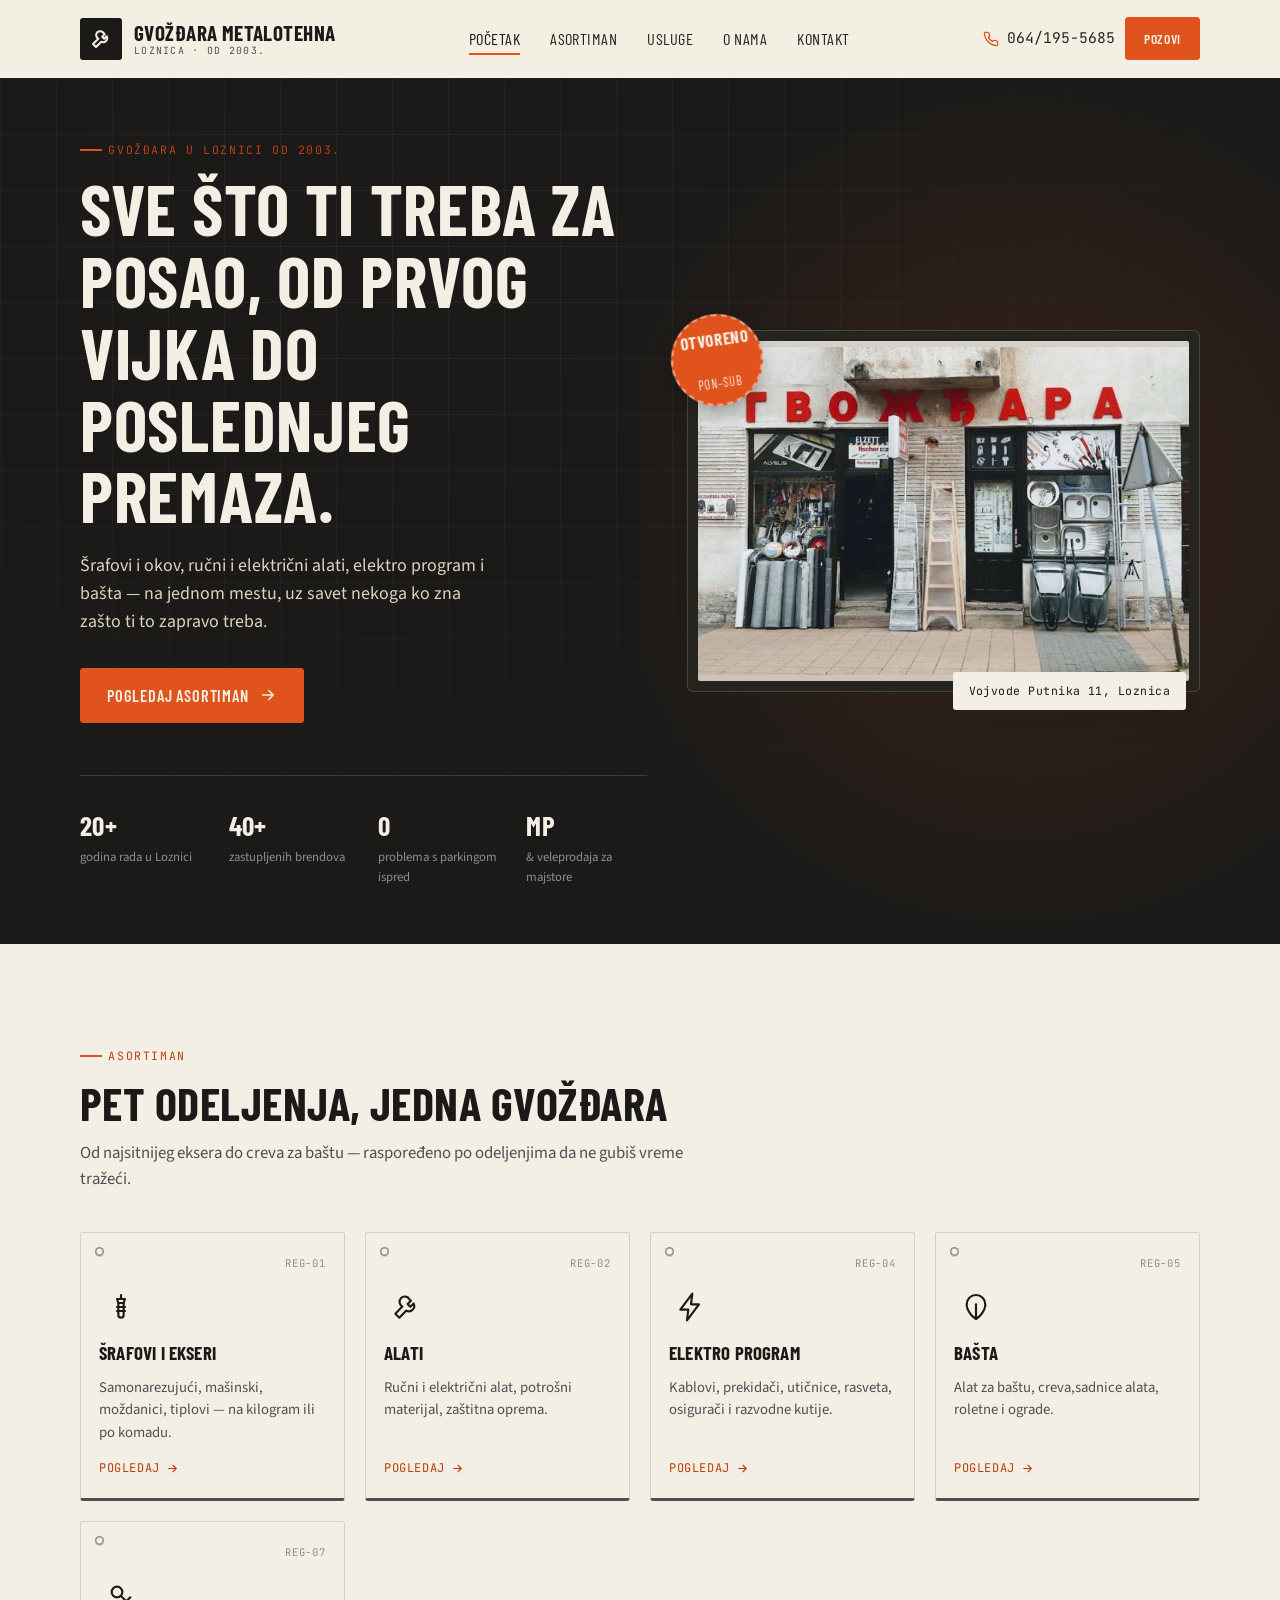
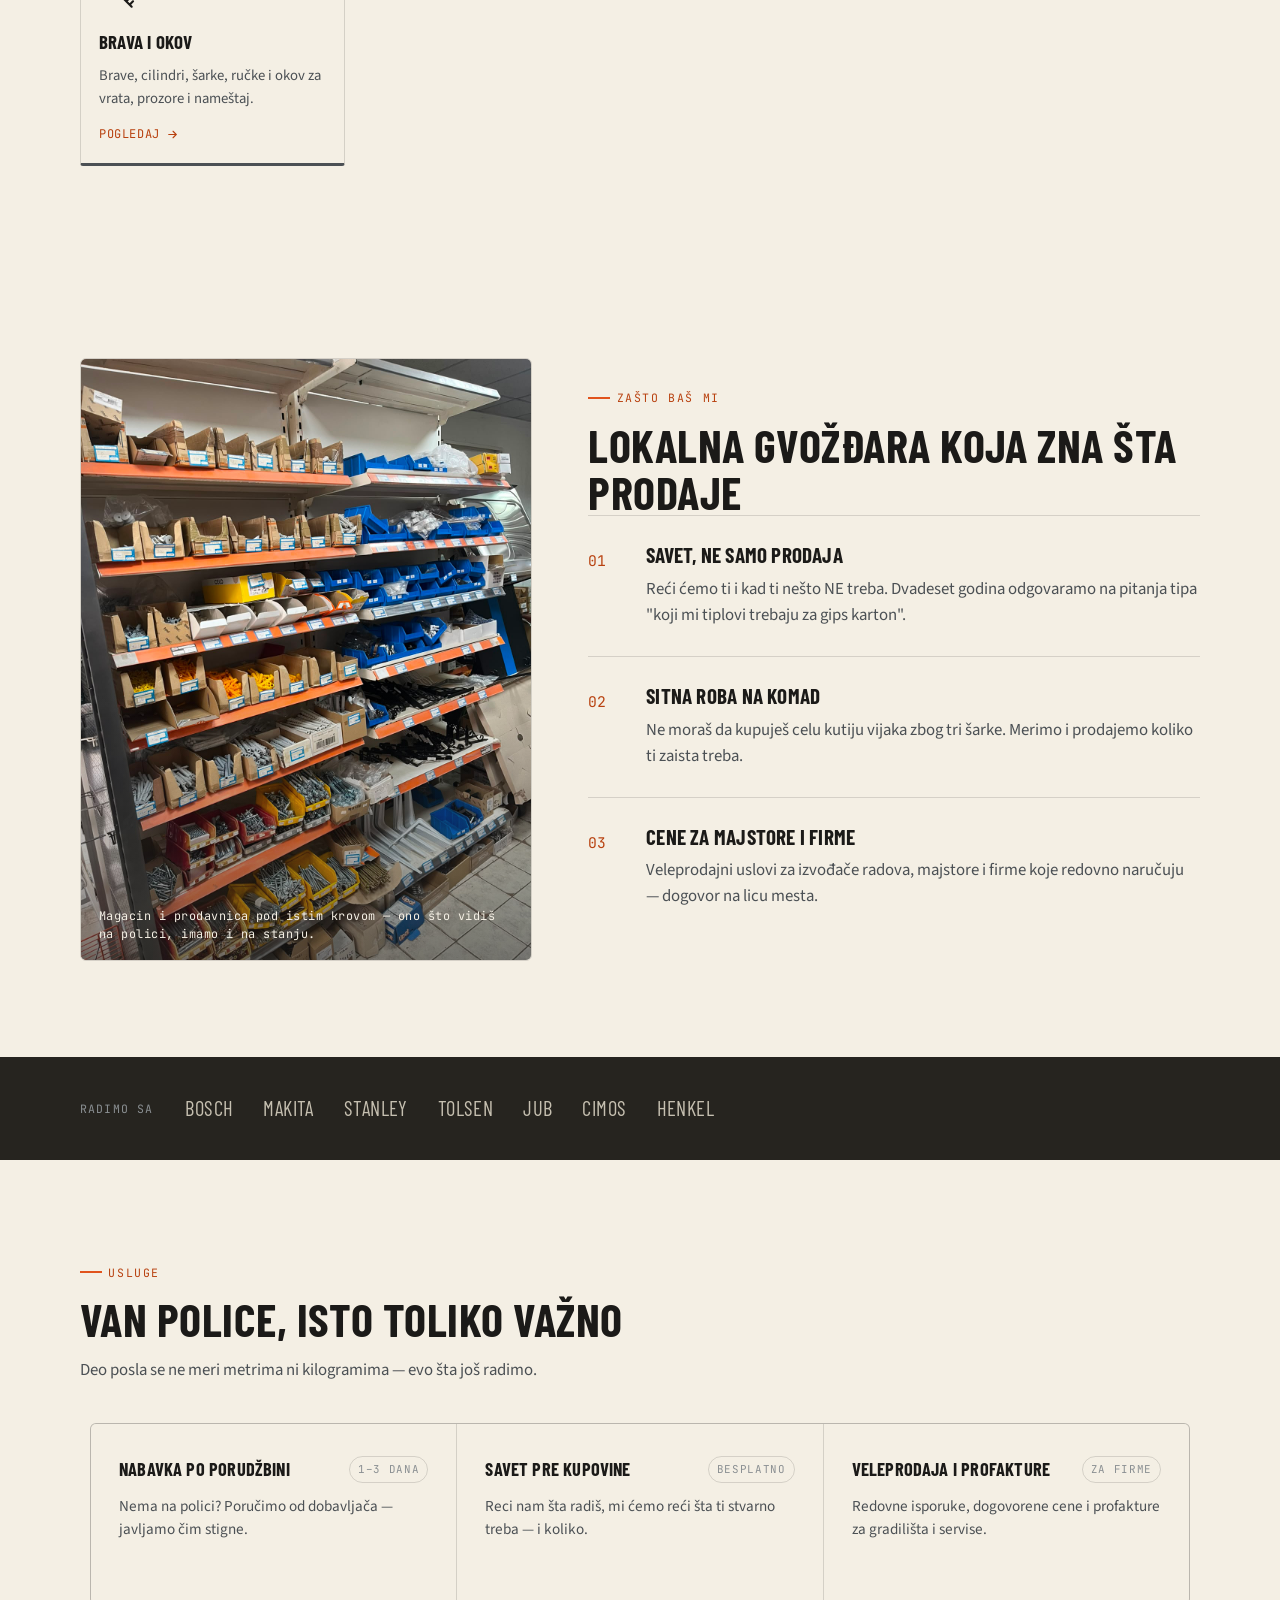
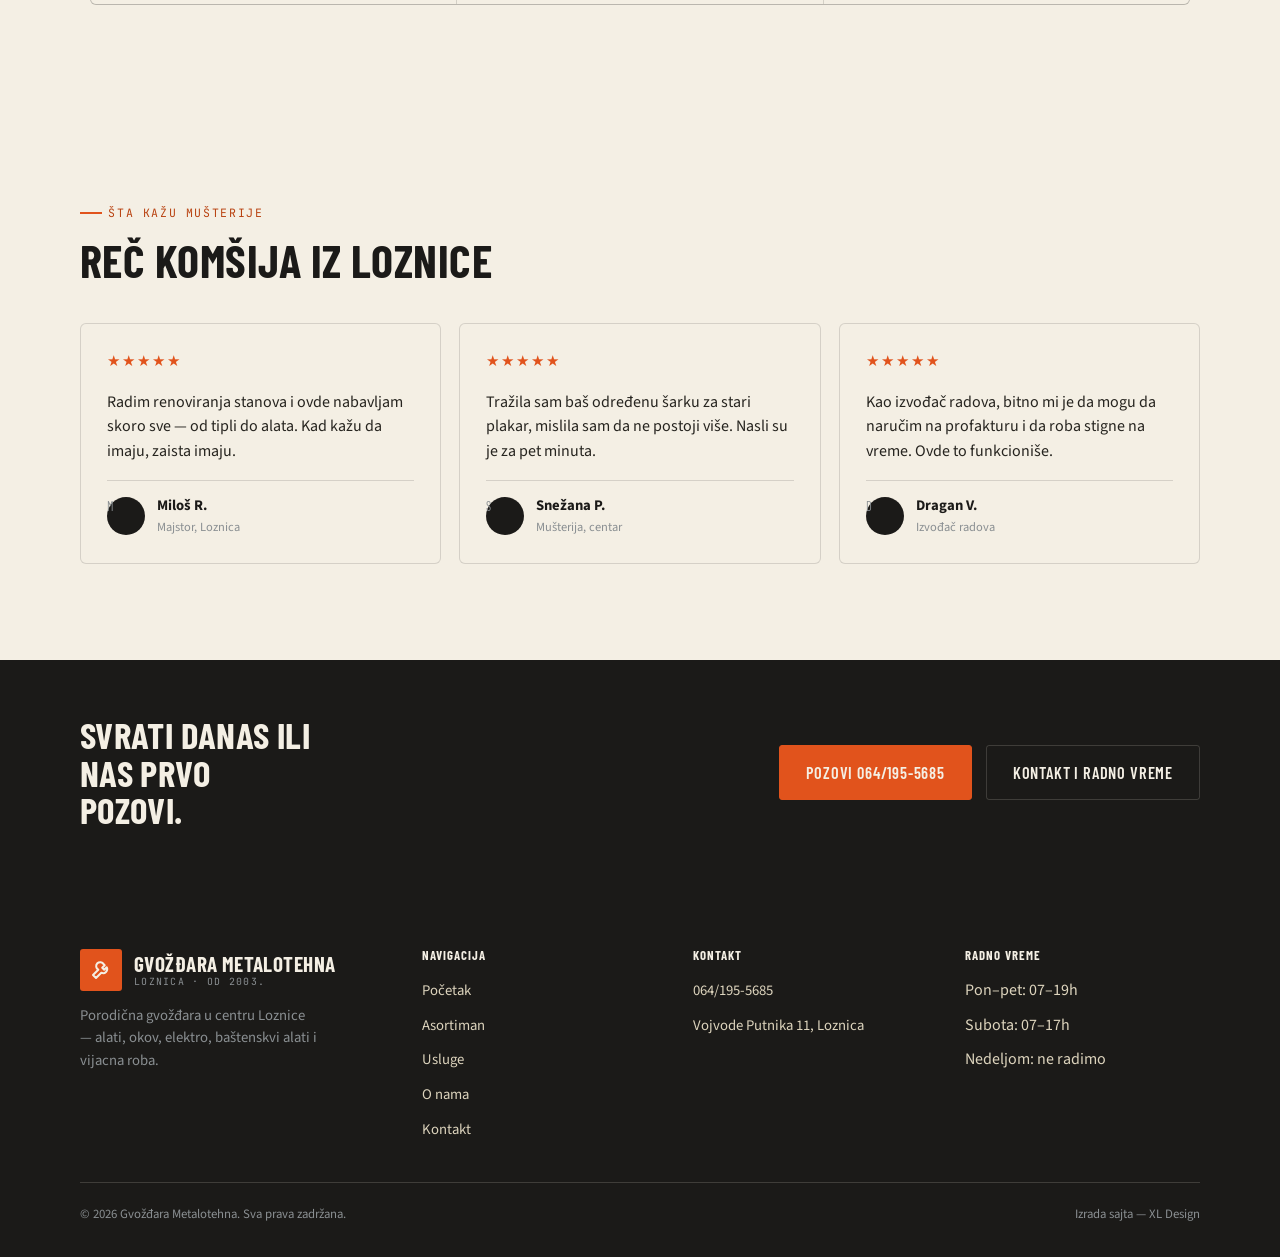
<file: index.html>
<!doctype html>
<html lang="sr-Latn">
<head>
<meta charset="UTF-8">
<meta name="viewport" content="width=device-width, initial-scale=1.0">
<title>Gvožđara Metalotehna — Alati, okov i vijacna roba | Loznica</title>
<meta name="description" content="Gvožđara Metalotehna u Loznici: vijci i ekseri, alati, elektro program, bašta, brava i okov. Preko 20 godina na Vojvode Putnika 11.">
<link rel="canonical" href="https://gvozdjara-jankovic.rs/">

<meta property="og:type" content="website">
<meta property="og:site_name" content="Gvožđara Metalotehna">
<meta property="og:title" content="Gvožđara Metalotehna — Alati, okov i elektro program | Loznica">
<meta property="og:description" content="Sve za majstore i domaćinstvo na jednom mestu — vijci, alati, elektro program, bašta, brava i okov. Vojvode Putnika 11, Loznica.">
<meta property="og:image" content="https://images.unsplash.com/photo-1632496497047-706290273235?auto=format&fit=crop&w=1200&q=80">
<meta property="og:locale" content="sr_RS">
<meta name="twitter:card" content="summary_large_image">

<link rel="icon" type="image/svg+xml" href="assets/favicon.svg">
<link rel="preconnect" href="https://fonts.googleapis.com">
<link rel="preconnect" href="https://fonts.gstatic.com" crossorigin>
<link href="https://fonts.googleapis.com/css2?family=Barlow+Condensed:wght@500;600;700&family=Source+Sans+3:wght@400;500;600;700&family=JetBrains+Mono:wght@500&display=swap" rel="stylesheet">
<link rel="stylesheet" href="styles.css">
</head>
<body>

<a class="skip-link" href="#main">Preskoči na sadržaj</a>

<header class="site-header">
  <div class="container header-inner">
    <a class="brand" href="index.html" aria-label="Gvožđara Metalotehna — početna">
      <span class="brand-mark" aria-hidden="true">
        <svg viewBox="0 0 24 24" fill="none" stroke="#F4EFE4" stroke-width="2" stroke-linecap="round" stroke-linejoin="round"><path d="M14.7 6.3a4 4 0 1 0-5.4 5.4L4 17l3 3 5.3-5.3a4 4 0 0 0 5.4-5.4l-2.5 2.5-2-2 2.5-2.5z"/></svg>
      </span>
      <span class="brand-text">
        <strong>Gvožđara Metalotehna</strong>
        <span>Loznica · od 2003.</span>
      </span>
    </a>

    <nav class="main-nav" aria-label="Glavna navigacija">
      <ul>
        <li><a href="index.html" aria-current="page">Početak</a></li>
        <li><a href="asortiman.html">Asortiman</a></li>
        <li><a href="index.html#usluge">Usluge</a></li>
        <li><a href="o-nama.html">O nama</a></li>
        <li><a href="kontakt.html">Kontakt</a></li>
      </ul>
    </nav>

    <div class="header-actions">
      <a class="phone-link" href="tel:+381641955685">
        <svg viewBox="0 0 24 24" fill="none" stroke="currentColor" stroke-width="2" stroke-linecap="round" stroke-linejoin="round"><path d="M22 16.92v3a2 2 0 0 1-2.18 2 19.79 19.79 0 0 1-8.63-3.07 19.5 19.5 0 0 1-6-6 19.79 19.79 0 0 1-3.07-8.67A2 2 0 0 1 4.11 2h3a2 2 0 0 1 2 1.72c.127.96.361 1.903.7 2.81a2 2 0 0 1-.45 2.11L8.09 9.91a16 16 0 0 0 6 6l1.27-1.27a2 2 0 0 1 2.11-.45c.907.339 1.85.573 2.81.7A2 2 0 0 1 22 16.92z"/></svg>
        064/195-5685
      </a>
      <a class="btn btn-primary btn-sm" href="tel:+381641955685">Pozovi</a>
      <button class="nav-toggle" aria-label="Otvori meni" aria-expanded="false" aria-controls="mobile-nav">
        <svg class="icon-open" viewBox="0 0 24 24" fill="none" stroke="currentColor" stroke-width="2" stroke-linecap="round"><path d="M3 6h18M3 12h18M3 18h18"/></svg>
        <svg class="icon-close" viewBox="0 0 24 24" fill="none" stroke="currentColor" stroke-width="2" stroke-linecap="round"><path d="M6 6l12 12M18 6L6 18"/></svg>
      </button>
    </div>
  </div>
</header>

<nav class="mobile-nav" id="mobile-nav" aria-label="Mobilna navigacija">
  <ul>
    <li><a href="index.html">Početak</a></li>
    <li><a href="asortiman.html">Asortiman</a></li>
    <li><a href="index.html#usluge">Usluge</a></li>
    <li><a href="o-nama.html">O nama</a></li>
    <li><a href="kontakt.html">Kontakt</a></li>
  </ul>
  <div class="mobile-contact">
    <a href="tel:+381641955685">064/195-5685</a>
    <span>Vojvode Putnika 11, Loznica</span>
    <span>Radnim danima 09–17h · subotom 09–14h</span>
  </div>
</nav>

<main id="main">

  <!-- HERO -->
  <section class="hero">
    <div class="container hero-inner">
      <div class="hero-copy">
        <span class="kicker">Gvožđara u Loznici od 2003.</span>
        <h1>Sve što ti treba za posao, od prvog vijka do poslednjeg premaza.</h1>
        <p class="hero-sub">Šrafovi i okov, ručni i električni alati, elektro program i bašta — na jednom mestu, uz savet nekoga ko zna zašto ti to zapravo treba.</p>
        <div class="hero-cta">
          <a class="btn btn-primary" href="asortiman.html">
            Pogledaj asortiman
            <svg viewBox="0 0 24 24" fill="none" stroke="currentColor" stroke-width="2" stroke-linecap="round" stroke-linejoin="round"><path d="M5 12h14M13 6l6 6-6 6"/></svg>
          </a>
          <a class="btn btn-outline" href="https://www.google.com/maps/place/Gvozdjara/@44.53422077107398,19.223158176831543,17z" target="_blank" rel="noopener">
            Kako do nas
          </a>
        </div>

        <div class="hero-trust">
          <div class="trust-item"><strong>20+</strong><span>godina rada u Loznici</span></div>
          <div class="trust-item"><strong>40+</strong><span>zastupljenih brendova</span></div>
          <div class="trust-item"><strong>0</strong><span>problema s parkingom ispred</span></div>
          <div class="trust-item"><strong>MP</strong><span>&amp; veleprodaja za majstore</span></div>
        </div>
      </div>

      <div class="hero-visual">
        <div class="hero-frame">
          <img src="assets/SlikaNapred.jpeg" alt="Ulaz u Gvožđaru Metalotehna u Loznici" loading="eager" width="1200" height="800">
        </div>
        <div class="hero-badge" aria-hidden="true"><strong>OTVORENO</strong>pon–sub</div>
        <div class="hero-caption">Vojvode Putnika 11, Loznica</div>
      </div>
    </div>
  </section>

  <!-- CATEGORIES -->
  <section id="asortiman" aria-labelledby="cat-heading">
    <div class="container">
      <div class="section-head reveal">
        <span class="kicker">Asortiman</span>
        <h2 id="cat-heading">Pet odeljenja, jedna gvožđara</h2>
        <p>Od najsitnijeg eksera do creva za baštu — raspoređeno po odeljenjima da ne gubiš vreme tražeći.</p>
      </div>

      <div class="category-grid reveal-stagger">

        <a class="category-card" href="asortiman.html#vijci">
          <span class="tag-code">REG-01</span>
          <span class="card-icon" aria-hidden="true">
            <svg viewBox="0 0 24 24" fill="none" stroke="currentColor" stroke-width="1.6" stroke-linecap="round" stroke-linejoin="round"><path d="M12 3v3M9 6h6l-1 3H10L9 6z"/><path d="M10 9v9a2 2 0 0 0 4 0V9"/><path d="M9 15h6M9 12h6"/></svg>
          </span>
          <h3>Šrafovi i ekseri</h3>
          <p>Samonarezujući, mašinski, moždanici, tiplovi — na kilogram ili po komadu.</p>
          <span class="card-link">Pogledaj<svg viewBox="0 0 24 24" fill="none" stroke="currentColor" stroke-width="2" stroke-linecap="round"><path d="M5 12h14M13 6l6 6-6 6"/></svg></span>
        </a>

        <a class="category-card" href="asortiman.html#alati">
          <span class="tag-code">REG-02</span>
          <span class="card-icon" aria-hidden="true">
            <svg viewBox="0 0 24 24" fill="none" stroke="currentColor" stroke-width="1.6" stroke-linecap="round" stroke-linejoin="round"><path d="M14.7 6.3a4 4 0 1 0-5.4 5.4L4 17l3 3 5.3-5.3a4 4 0 0 0 5.4-5.4l-2.5 2.5-2-2 2.5-2.5z"/></svg>
          </span>
          <h3>Alati</h3>
          <p>Ručni i električni alat, potrošni materijal, zaštitna oprema.</p>
          <span class="card-link">Pogledaj<svg viewBox="0 0 24 24" fill="none" stroke="currentColor" stroke-width="2" stroke-linecap="round"><path d="M5 12h14M13 6l6 6-6 6"/></svg></span>
        </a>

        <a class="category-card" href="asortiman.html#elektro">
          <span class="tag-code">REG-04</span>
          <span class="card-icon" aria-hidden="true">
            <svg viewBox="0 0 24 24" fill="none" stroke="currentColor" stroke-width="1.6" stroke-linecap="round" stroke-linejoin="round"><path d="M13 2 4 14h6l-1 8 9-12h-6l1-8z"/></svg>
          </span>
          <h3>Elektro program</h3>
          <p>Kablovi, prekidači, utičnice, rasveta, osigurači i razvodne kutije.</p>
          <span class="card-link">Pogledaj<svg viewBox="0 0 24 24" fill="none" stroke="currentColor" stroke-width="2" stroke-linecap="round"><path d="M5 12h14M13 6l6 6-6 6"/></svg></span>
        </a>

        <a class="category-card" href="asortiman.html#basta">
          <span class="tag-code">REG-05</span>
          <span class="card-icon" aria-hidden="true">
            <svg viewBox="0 0 24 24" fill="none" stroke="currentColor" stroke-width="1.6" stroke-linecap="round" stroke-linejoin="round"><path d="M12 21s7-4.5 7-11a7 7 0 0 0-14 0c0 6.5 7 11 7 11z"/><path d="M12 21V10"/></svg>
          </span>
          <h3>Bašta</h3>
          <p>Alat za baštu, creva,sadnice alata, roletne i ograde.</p>
          <span class="card-link">Pogledaj<svg viewBox="0 0 24 24" fill="none" stroke="currentColor" stroke-width="2" stroke-linecap="round"><path d="M5 12h14M13 6l6 6-6 6"/></svg></span>
        </a>

        <a class="category-card" href="asortiman.html#brava">
          <span class="tag-code">REG-07</span>
          <span class="card-icon" aria-hidden="true">
            <svg viewBox="0 0 24 24" fill="none" stroke="currentColor" stroke-width="1.6" stroke-linecap="round" stroke-linejoin="round"><circle cx="9" cy="9" r="4"/><path d="M12 12 20 20M16 16l3-3M18.5 18.5 21 16"/></svg>
          </span>
          <h3>Brava i okov</h3>
          <p>Brave, cilindri, šarke, ručke i okov za vrata, prozore i nameštaj.</p>
          <span class="card-link">Pogledaj<svg viewBox="0 0 24 24" fill="none" stroke="currentColor" stroke-width="2" stroke-linecap="round"><path d="M5 12h14M13 6l6 6-6 6"/></svg></span>
        </a>

      </div>
    </div>
  </section>

  <!-- WHY US -->
  <section aria-labelledby="why-heading">
    <div class="container why-split">
      <figure class="why-photo reveal">
        <img src="assets/inventar2.jpeg" alt="Uredne police sa robom u magacinskom prostoru" loading="lazy" width="1000" height="1250">
        <figcaption>Magacin i prodavnica pod istim krovom — ono što vidiš na polici, imamo i na stanju.</figcaption>
      </figure>

      <div class="reveal">
        <span class="kicker">Zašto baš mi</span>
        <h2 id="why-heading">Lokalna gvožđara koja zna šta prodaje</h2>

        <div class="why-item">
          <span class="why-num">01</span>
          <div>
            <h3>Savet, ne samo prodaja</h3>
            <p>Reći ćemo ti i kad ti nešto NE treba. Dvadeset godina odgovaramo na pitanja tipa "koji mi tiplovi trebaju za gips karton".</p>
          </div>
        </div>
        <div class="why-item">
          <span class="why-num">02</span>
          <div>
            <h3>Sitna roba na komad</h3>
            <p>Ne moraš da kupuješ celu kutiju vijaka zbog tri šarke. Merimo i prodajemo koliko ti zaista treba.</p>
          </div>
        </div>
        <div class="why-item">
          <span class="why-num">03</span>
          <div>
            <h3>Cene za majstore i firme</h3>
            <p>Veleprodajni uslovi za izvođače radova, majstore i firme koje redovno naručuju — dogovor na licu mesta.</p>
          </div>
        </div>
      </div>
    </div>
  </section>

  <!-- BRANDS -->
  <section class="brands-strip">
    <div class="container">
      <span class="brands-label">Radimo sa</span>
      <ul class="brand-list">
        <li>Bosch</li>
        <li>Makita</li>
        <li>Stanley</li>
        <li>Tolsen</li>
        <li>Jub</li>
        <li>Cimos</li>
        <li>Henkel</li>
      </ul>
    </div>
  </section>

  <!-- SERVICES -->
  <section id="usluge" aria-labelledby="usluge-heading">
    <div class="container">
      <div class="section-head reveal">
        <span class="kicker">Usluge</span>
        <h2 id="usluge-heading">Van police, isto toliko važno</h2>
        <p>Deo posla se ne meri metrima ni kilogramima — evo šta još radimo.</p>
      </div>

      <div class="service-list service-list-three reveal">
        <article class="service-item">
          <div class="service-top">
            <h3>Nabavka po porudžbini</h3>
            <span class="service-tag">1–3 dana</span>
          </div>
          <p>Nema na polici? Poručimo od dobavljača — javljamo čim stigne.</p>
        </article>
        <article class="service-item">
          <div class="service-top">
            <h3>Savet pre kupovine</h3>
            <span class="service-tag">Besplatno</span>
          </div>
          <p>Reci nam šta radiš, mi ćemo reći šta ti stvarno treba — i koliko.</p>
        </article>
        <article class="service-item">
          <div class="service-top">
            <h3>Veleprodaja i profakture</h3>
            <span class="service-tag">Za firme</span>
          </div>
          <p>Redovne isporuke, dogovorene cene i profakture za gradilišta i servise.</p>
        </article>
      </div>
    </div>
  </section>

  <!-- TESTIMONIALS -->
  <section aria-labelledby="test-heading">
    <div class="container">
      <div class="section-head reveal">
        <span class="kicker">Šta kažu mušterije</span>
        <h2 id="test-heading">Reč komšija iz Loznice</h2>
      </div>

      <div class="testimonial-grid reveal-stagger">
        <article class="testimonial">
          <div class="stars" aria-hidden="true">★★★★★</div>
          <p class="quote">Radim renoviranja stanova i ovde nabavljam skoro sve — od tipli do alata. Kad kažu da imaju, zaista imaju.</p>
          <div class="who">
            <span class="who-avatar" aria-hidden="true">M</span>
            <div><strong>Miloš R.</strong><span>Majstor, Loznica</span></div>
          </div>
        </article>
        <article class="testimonial">
          <div class="stars" aria-hidden="true">★★★★★</div>
          <p class="quote">Tražila sam baš određenu šarku za stari plakar, mislila sam da ne postoji više. Nasli su je za pet minuta.</p>
          <div class="who">
            <span class="who-avatar" aria-hidden="true">S</span>
            <div><strong>Snežana P.</strong><span>Mušterija, centar</span></div>
          </div>
        </article>
        <article class="testimonial">
          <div class="stars" aria-hidden="true">★★★★★</div>
          <p class="quote">Kao izvođač radova, bitno mi je da mogu da naručim na profakturu i da roba stigne na vreme. Ovde to funkcioniše.</p>
          <div class="who">
            <span class="who-avatar" aria-hidden="true">D</span>
            <div><strong>Dragan V.</strong><span>Izvođač radova</span></div>
          </div>
        </article>
      </div>
    </div>
  </section>

  <!-- CTA BAND -->
  <section class="cta-band on-dark">
    <div class="container">
      <h2>Svrati danas ili nas prvo pozovi.</h2>
      <div class="cta-actions">
        <a class="btn btn-primary" href="tel:+381641955685">Pozovi 064/195-5685</a>
        <a class="btn btn-outline" href="kontakt.html">Kontakt i radno vreme</a>
      </div>
    </div>
  </section>

</main>

<footer class="site-footer">
  <div class="container">
    <div class="footer-grid">
      <div class="footer-brand">
        <a class="brand" href="index.html" aria-label="Gvožđara Metalotehna — početna">
          <span class="brand-mark" aria-hidden="true">
            <svg viewBox="0 0 24 24" fill="none" stroke="#F4EFE4" stroke-width="2" stroke-linecap="round" stroke-linejoin="round"><path d="M14.7 6.3a4 4 0 1 0-5.4 5.4L4 17l3 3 5.3-5.3a4 4 0 0 0 5.4-5.4l-2.5 2.5-2-2 2.5-2.5z"/></svg>
          </span>
          <span class="brand-text">
            <strong>Gvožđara Metalotehna</strong>
            <span>Loznica · od 2003.</span>
          </span>
        </a>
        <p>Porodična gvožđara u centru Loznice — alati, okov, elektro, baštenskvi alati i vijacna roba.</p>
      </div>

      <div class="footer-col">
        <h4>Navigacija</h4>
        <ul>
          <li><a href="index.html">Početak</a></li>
          <li><a href="asortiman.html">Asortiman</a></li>
          <li><a href="index.html#usluge">Usluge</a></li>
          <li><a href="o-nama.html">O nama</a></li>
          <li><a href="kontakt.html">Kontakt</a></li>
        </ul>
      </div>

      <div class="footer-col">
        <h4>Kontakt</h4>
        <ul>
          <li><a href="tel:+381641955685">064/195-5685</a></li>
          <li><a href="https://www.google.com/maps/place/Gvozdjara/@44.53422077107398,19.223158176831543,17z" target="_blank" rel="noopener">Vojvode Putnika 11, Loznica</a></li>
        </ul>
      </div>

      <div class="footer-col">
        <h4>Radno vreme</h4>
        <ul>
          <li>Pon–pet: 07–19h</li>
          <li>Subota: 07–17h</li>
          <li>Nedeljom: ne radimo</li>
        </ul>
      </div>
    </div>

    <div class="footer-bottom">
      <span>© <span id="year">2026</span> Gvožđara Metalotehna. Sva prava zadržana.</span>
      <span>Izrada sajta — XL Design</span>
    </div>
  </div>
</footer>

<script src="main.js"></script>
<script>document.getElementById('year').textContent = new Date().getFullYear();</script>
</body>
</html>
</file>
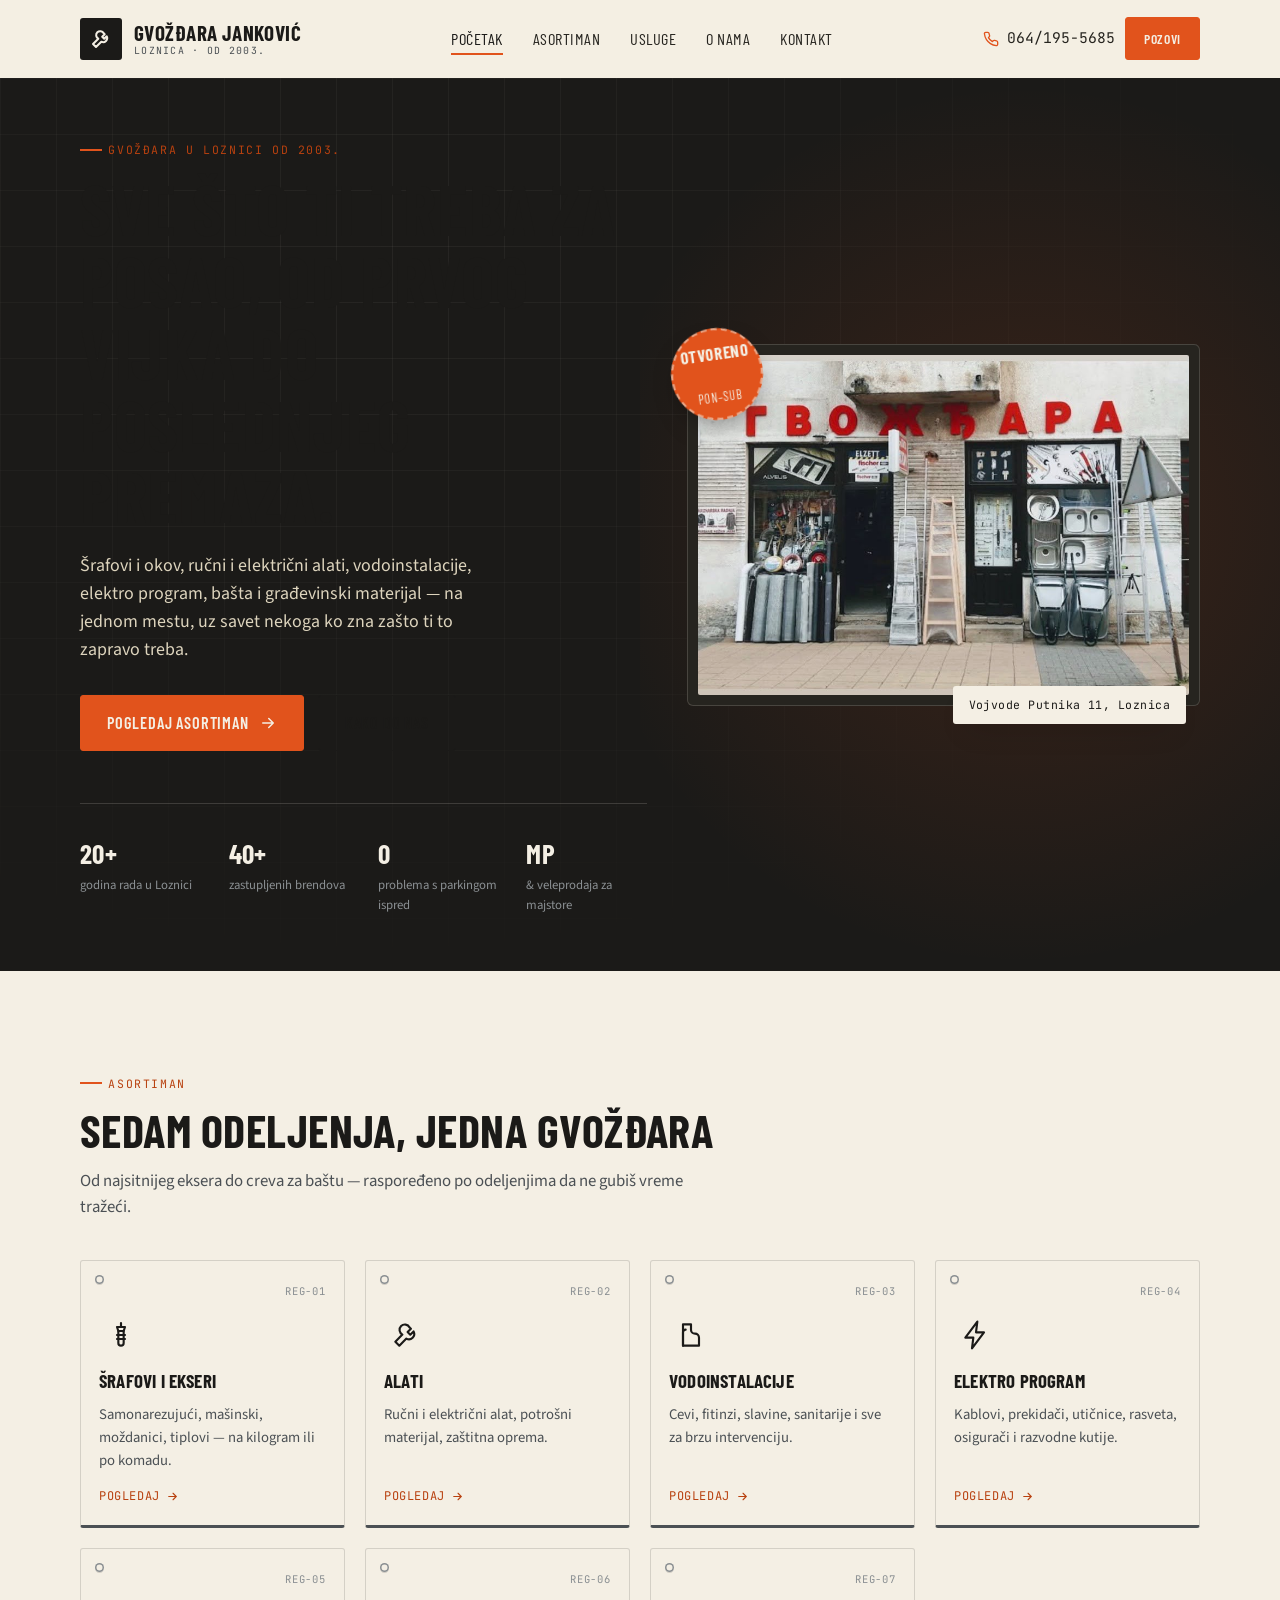
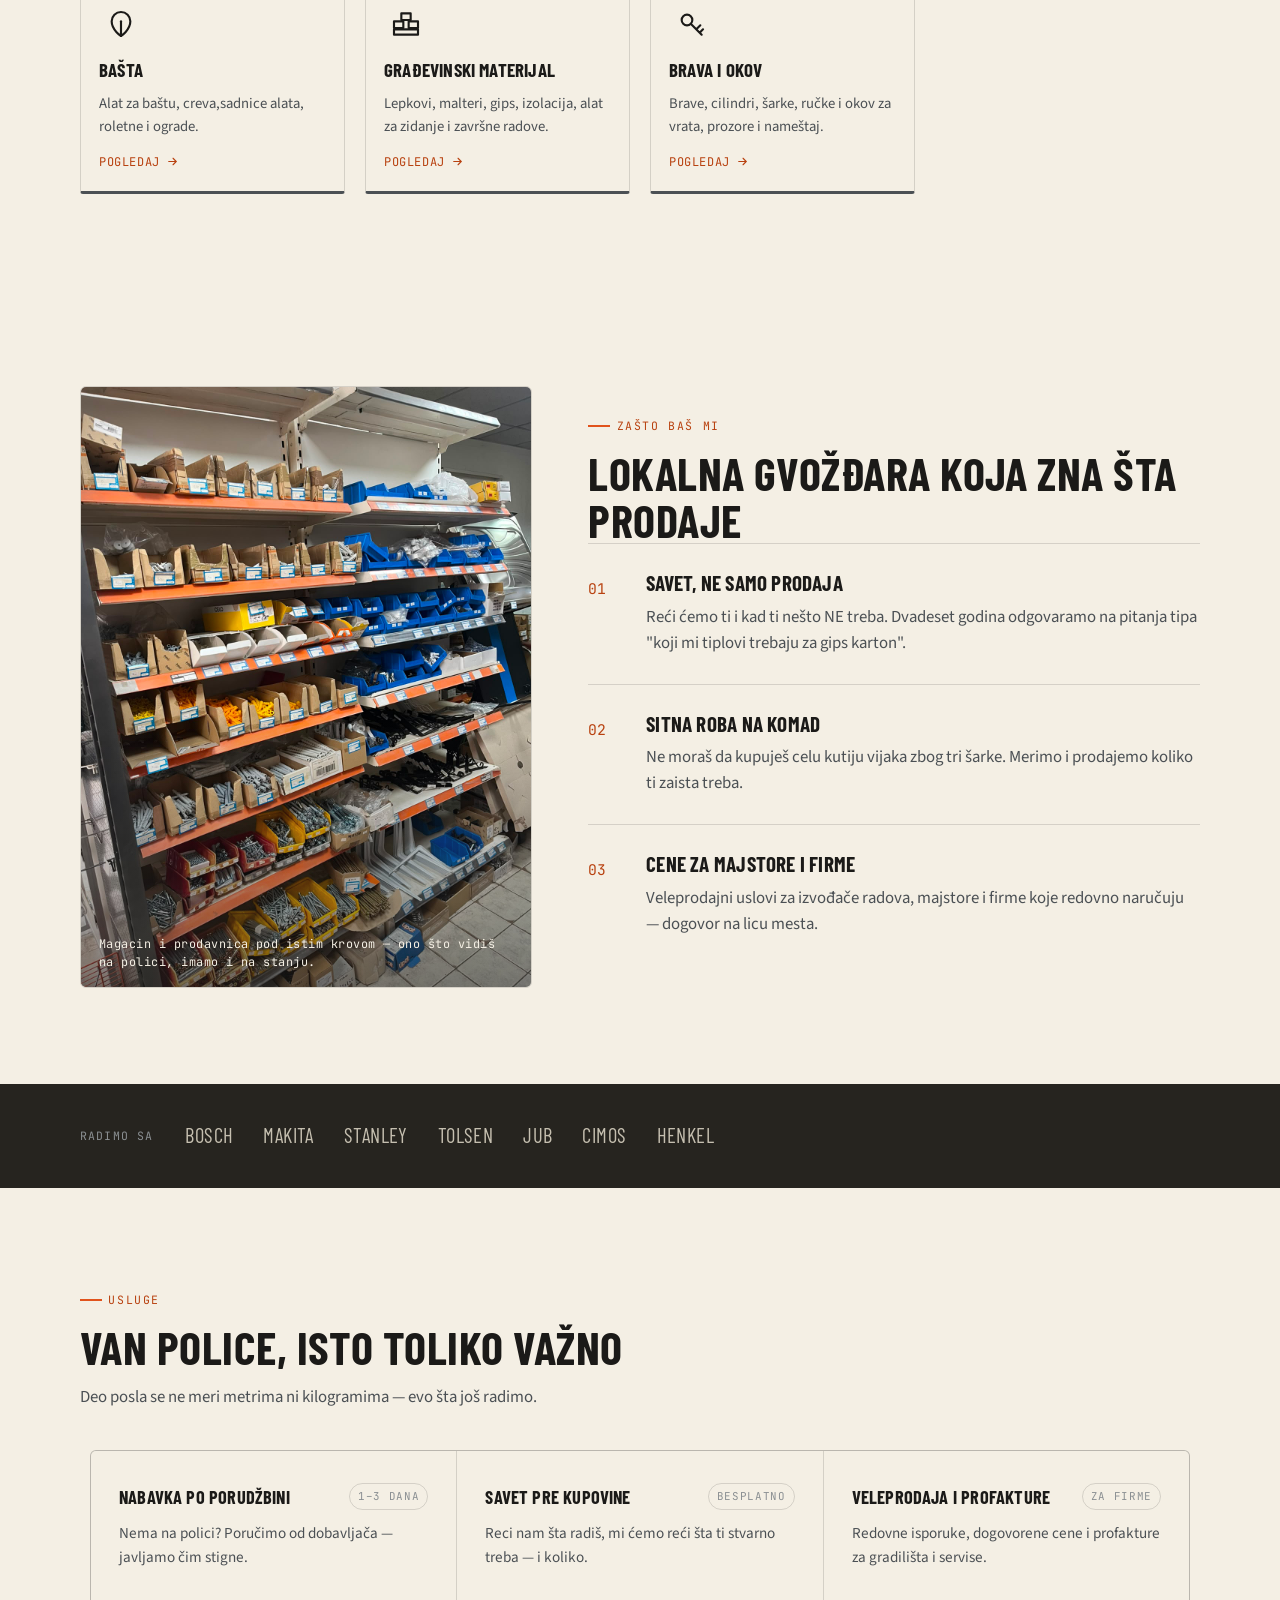
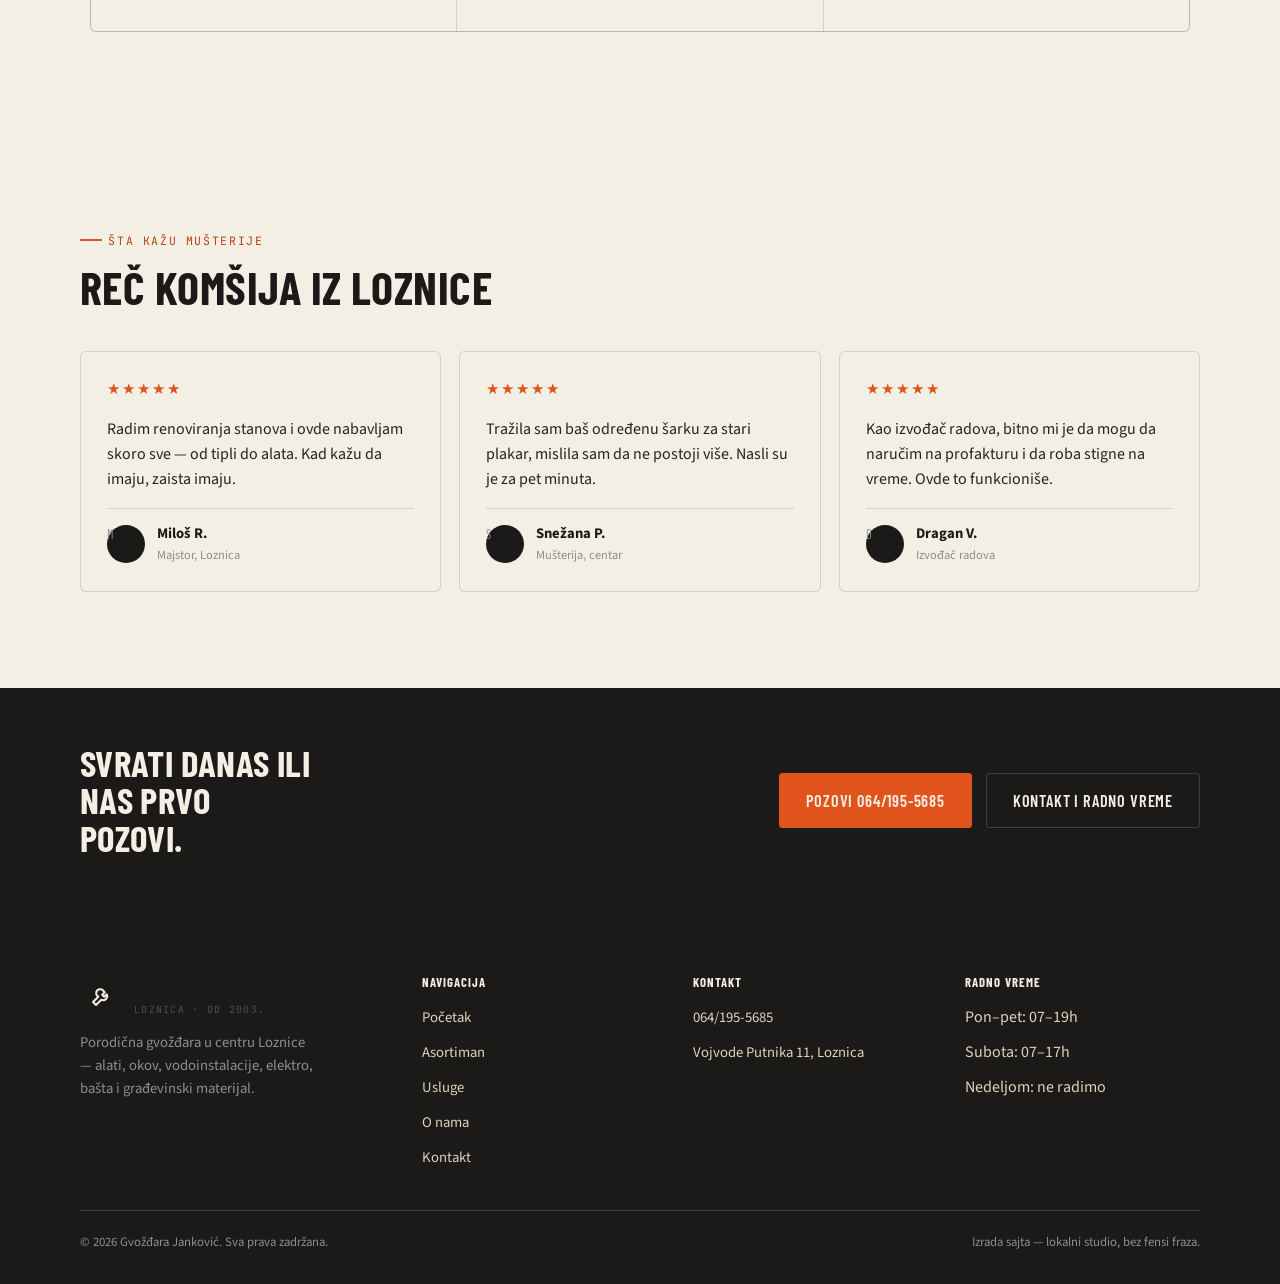
<file: GvozdjaraKod/index.html>
<!doctype html>
<html lang="sr-Latn">
<head>
<meta charset="UTF-8">
<meta name="viewport" content="width=device-width, initial-scale=1.0">
<title>Gvožđara Janković — Alati, okov i građevinski materijal | Loznica</title>
<meta name="description" content="Gvožđara Janković u Loznici: vijci i okov, alati, vodoinstalacije, elektro program, bašta i građevinski materijal. Preko 20 godina na Vojvode Putnika 11.">
<link rel="canonical" href="https://gvozdjara-jankovic.rs/">

<meta property="og:type" content="website">
<meta property="og:site_name" content="Gvožđara Janković">
<meta property="og:title" content="Gvožđara Janković — Alati, okov i građevinski materijal | Loznica">
<meta property="og:description" content="Sve za majstore i domaćinstvo na jednom mestu — vijci, alati, vodoinstalacije, elektro, bašta i građevinski materijal. Vojvode Putnika 11, Loznica.">
<meta property="og:image" content="https://images.unsplash.com/photo-1632496497047-706290273235?auto=format&fit=crop&w=1200&q=80">
<meta property="og:locale" content="sr_RS">
<meta name="twitter:card" content="summary_large_image">

<link rel="icon" type="image/svg+xml" href="assets/favicon.svg">
<link rel="preconnect" href="https://fonts.googleapis.com">
<link rel="preconnect" href="https://fonts.gstatic.com" crossorigin>
<link href="https://fonts.googleapis.com/css2?family=Barlow+Condensed:wght@500;600;700&family=Source+Sans+3:wght@400;500;600;700&family=JetBrains+Mono:wght@500&display=swap" rel="stylesheet">
<link rel="stylesheet" href="styles.css">
</head>
<body>

<a class="skip-link" href="#main">Preskoči na sadržaj</a>

<header class="site-header">
  <div class="container header-inner">
    <a class="brand" href="index.html" aria-label="Gvožđara Janković — početna">
      <span class="brand-mark" aria-hidden="true">
        <svg viewBox="0 0 24 24" fill="none" stroke="#F4EFE4" stroke-width="2" stroke-linecap="round" stroke-linejoin="round"><path d="M14.7 6.3a4 4 0 1 0-5.4 5.4L4 17l3 3 5.3-5.3a4 4 0 0 0 5.4-5.4l-2.5 2.5-2-2 2.5-2.5z"/></svg>
      </span>
      <span class="brand-text">
        <strong>Gvožđara Janković</strong>
        <span>Loznica · od 2003.</span>
      </span>
    </a>

    <nav class="main-nav" aria-label="Glavna navigacija">
      <ul>
        <li><a href="index.html" aria-current="page">Početak</a></li>
        <li><a href="asortiman.html">Asortiman</a></li>
        <li><a href="index.html#usluge">Usluge</a></li>
        <li><a href="o-nama.html">O nama</a></li>
        <li><a href="kontakt.html">Kontakt</a></li>
      </ul>
    </nav>

    <div class="header-actions">
      <a class="phone-link" href="tel:+381641955685">
        <svg viewBox="0 0 24 24" fill="none" stroke="currentColor" stroke-width="2" stroke-linecap="round" stroke-linejoin="round"><path d="M22 16.92v3a2 2 0 0 1-2.18 2 19.79 19.79 0 0 1-8.63-3.07 19.5 19.5 0 0 1-6-6 19.79 19.79 0 0 1-3.07-8.67A2 2 0 0 1 4.11 2h3a2 2 0 0 1 2 1.72c.127.96.361 1.903.7 2.81a2 2 0 0 1-.45 2.11L8.09 9.91a16 16 0 0 0 6 6l1.27-1.27a2 2 0 0 1 2.11-.45c.907.339 1.85.573 2.81.7A2 2 0 0 1 22 16.92z"/></svg>
        064/195-5685
      </a>
      <a class="btn btn-primary btn-sm" href="tel:+381641955685">Pozovi</a>
      <button class="nav-toggle" aria-label="Otvori meni" aria-expanded="false" aria-controls="mobile-nav">
        <svg class="icon-open" viewBox="0 0 24 24" fill="none" stroke="currentColor" stroke-width="2" stroke-linecap="round"><path d="M3 6h18M3 12h18M3 18h18"/></svg>
        <svg class="icon-close" viewBox="0 0 24 24" fill="none" stroke="currentColor" stroke-width="2" stroke-linecap="round"><path d="M6 6l12 12M18 6L6 18"/></svg>
      </button>
    </div>
  </div>
</header>

<nav class="mobile-nav" id="mobile-nav" aria-label="Mobilna navigacija">
  <ul>
    <li><a href="index.html">Početak</a></li>
    <li><a href="asortiman.html">Asortiman</a></li>
    <li><a href="index.html#usluge">Usluge</a></li>
    <li><a href="o-nama.html">O nama</a></li>
    <li><a href="kontakt.html">Kontakt</a></li>
  </ul>
  <div class="mobile-contact">
    <a href="tel:+381641955685">064/195-5685</a>
    <span>Vojvode Putnika 11, Loznica</span>
    <span>Radnim danima 09–17h · subotom 09–14h</span>
  </div>
</nav>

<main id="main">

  <!-- HERO -->
  <section class="hero">
    <div class="container hero-inner">
      <div class="hero-copy">
        <span class="kicker">Gvožđara u Loznici od 2003.</span>
        <h1>Sve što ti treba za posao, od prvog vijka do poslednjeg premaza.</h1>
        <p class="hero-sub">Šrafovi i okov, ručni i električni alati, vodoinstalacije, elektro program, bašta i građevinski materijal — na jednom mestu, uz savet nekoga ko zna zašto ti to zapravo treba.</p>
        <div class="hero-cta">
          <a class="btn btn-primary" href="asortiman.html">
            Pogledaj asortiman
            <svg viewBox="0 0 24 24" fill="none" stroke="currentColor" stroke-width="2" stroke-linecap="round" stroke-linejoin="round"><path d="M5 12h14M13 6l6 6-6 6"/></svg>
          </a>
          <a class="btn btn-outline" href="https://www.google.com/maps/place/Gvozdjara/@44.53422077107398,19.223158176831543,17z" target="_blank" rel="noopener">
            Kako do nas
          </a>
        </div>

        <div class="hero-trust">
          <div class="trust-item"><strong>20+</strong><span>godina rada u Loznici</span></div>
          <div class="trust-item"><strong>40+</strong><span>zastupljenih brendova</span></div>
          <div class="trust-item"><strong>0</strong><span>problema s parkingom ispred</span></div>
          <div class="trust-item"><strong>MP</strong><span>&amp; veleprodaja za majstore</span></div>
        </div>
      </div>

      <div class="hero-visual">
        <div class="hero-frame">
          <img src="../assets/SlikaNapred.jpeg" alt="Ulaz u Gvožđaru Janković u Loznici" loading="eager" width="1200" height="800">
        </div>
        <div class="hero-badge" aria-hidden="true"><strong>OTVORENO</strong>pon–sub</div>
        <div class="hero-caption">Vojvode Putnika 11, Loznica</div>
      </div>
    </div>
  </section>

  <!-- CATEGORIES -->
  <section id="asortiman" aria-labelledby="cat-heading">
    <div class="container">
      <div class="section-head reveal">
        <span class="kicker">Asortiman</span>
        <h2 id="cat-heading">Sedam odeljenja, jedna gvožđara</h2>
        <p>Od najsitnijeg eksera do creva za baštu — raspoređeno po odeljenjima da ne gubiš vreme tražeći.</p>
      </div>

      <div class="category-grid reveal-stagger">

        <a class="category-card" href="asortiman.html#vijci">
          <span class="tag-code">REG-01</span>
          <span class="card-icon" aria-hidden="true">
            <svg viewBox="0 0 24 24" fill="none" stroke="currentColor" stroke-width="1.6" stroke-linecap="round" stroke-linejoin="round"><path d="M12 3v3M9 6h6l-1 3H10L9 6z"/><path d="M10 9v9a2 2 0 0 0 4 0V9"/><path d="M9 15h6M9 12h6"/></svg>
          </span>
          <h3>Šrafovi i ekseri</h3>
          <p>Samonarezujući, mašinski, moždanici, tiplovi — na kilogram ili po komadu.</p>
          <span class="card-link">Pogledaj<svg viewBox="0 0 24 24" fill="none" stroke="currentColor" stroke-width="2" stroke-linecap="round"><path d="M5 12h14M13 6l6 6-6 6"/></svg></span>
        </a>

        <a class="category-card" href="asortiman.html#alati">
          <span class="tag-code">REG-02</span>
          <span class="card-icon" aria-hidden="true">
            <svg viewBox="0 0 24 24" fill="none" stroke="currentColor" stroke-width="1.6" stroke-linecap="round" stroke-linejoin="round"><path d="M14.7 6.3a4 4 0 1 0-5.4 5.4L4 17l3 3 5.3-5.3a4 4 0 0 0 5.4-5.4l-2.5 2.5-2-2 2.5-2.5z"/></svg>
          </span>
          <h3>Alati</h3>
          <p>Ručni i električni alat, potrošni materijal, zaštitna oprema.</p>
          <span class="card-link">Pogledaj<svg viewBox="0 0 24 24" fill="none" stroke="currentColor" stroke-width="2" stroke-linecap="round"><path d="M5 12h14M13 6l6 6-6 6"/></svg></span>
        </a>

        <a class="category-card" href="asortiman.html#vodoinstalacije">
          <span class="tag-code">REG-03</span>
          <span class="card-icon" aria-hidden="true">
            <svg viewBox="0 0 24 24" fill="none" stroke="currentColor" stroke-width="1.6" stroke-linecap="round" stroke-linejoin="round"><path d="M6 4h6v4a3 3 0 0 0 3 3v0a3 3 0 0 1 3 3v6H6z"/><path d="M6 20V10a2 2 0 0 1 2-2"/></svg>
          </span>
          <h3>Vodoinstalacije</h3>
          <p>Cevi, fitinzi, slavine, sanitarije i sve za brzu intervenciju.</p>
          <span class="card-link">Pogledaj<svg viewBox="0 0 24 24" fill="none" stroke="currentColor" stroke-width="2" stroke-linecap="round"><path d="M5 12h14M13 6l6 6-6 6"/></svg></span>
        </a>

        <a class="category-card" href="asortiman.html#elektro">
          <span class="tag-code">REG-04</span>
          <span class="card-icon" aria-hidden="true">
            <svg viewBox="0 0 24 24" fill="none" stroke="currentColor" stroke-width="1.6" stroke-linecap="round" stroke-linejoin="round"><path d="M13 2 4 14h6l-1 8 9-12h-6l1-8z"/></svg>
          </span>
          <h3>Elektro program</h3>
          <p>Kablovi, prekidači, utičnice, rasveta, osigurači i razvodne kutije.</p>
          <span class="card-link">Pogledaj<svg viewBox="0 0 24 24" fill="none" stroke="currentColor" stroke-width="2" stroke-linecap="round"><path d="M5 12h14M13 6l6 6-6 6"/></svg></span>
        </a>

        <a class="category-card" href="asortiman.html#basta">
          <span class="tag-code">REG-05</span>
          <span class="card-icon" aria-hidden="true">
            <svg viewBox="0 0 24 24" fill="none" stroke="currentColor" stroke-width="1.6" stroke-linecap="round" stroke-linejoin="round"><path d="M12 21s7-4.5 7-11a7 7 0 0 0-14 0c0 6.5 7 11 7 11z"/><path d="M12 21V10"/></svg>
          </span>
          <h3>Bašta</h3>
          <p>Alat za baštu, creva,sadnice alata, roletne i ograde.</p>
          <span class="card-link">Pogledaj<svg viewBox="0 0 24 24" fill="none" stroke="currentColor" stroke-width="2" stroke-linecap="round"><path d="M5 12h14M13 6l6 6-6 6"/></svg></span>
        </a>

        <a class="category-card" href="asortiman.html#gradjevinski">
          <span class="tag-code">REG-06</span>
          <span class="card-icon" aria-hidden="true">
            <svg viewBox="0 0 24 24" fill="none" stroke="currentColor" stroke-width="1.6" stroke-linecap="round" stroke-linejoin="round"><rect x="3" y="10" width="7" height="5"/><rect x="14" y="10" width="7" height="5"/><rect x="8.5" y="4" width="7" height="5"/><rect x="3" y="16" width="18" height="4"/></svg>
          </span>
          <h3>Građevinski materijal</h3>
          <p>Lepkovi, malteri, gips, izolacija, alat za zidanje i završne radove.</p>
          <span class="card-link">Pogledaj<svg viewBox="0 0 24 24" fill="none" stroke="currentColor" stroke-width="2" stroke-linecap="round"><path d="M5 12h14M13 6l6 6-6 6"/></svg></span>
        </a>

        <a class="category-card" href="asortiman.html#brava">
          <span class="tag-code">REG-07</span>
          <span class="card-icon" aria-hidden="true">
            <svg viewBox="0 0 24 24" fill="none" stroke="currentColor" stroke-width="1.6" stroke-linecap="round" stroke-linejoin="round"><circle cx="9" cy="9" r="4"/><path d="M12 12 20 20M16 16l3-3M18.5 18.5 21 16"/></svg>
          </span>
          <h3>Brava i okov</h3>
          <p>Brave, cilindri, šarke, ručke i okov za vrata, prozore i nameštaj.</p>
          <span class="card-link">Pogledaj<svg viewBox="0 0 24 24" fill="none" stroke="currentColor" stroke-width="2" stroke-linecap="round"><path d="M5 12h14M13 6l6 6-6 6"/></svg></span>
        </a>

      </div>
    </div>
  </section>

  <!-- WHY US -->
  <section aria-labelledby="why-heading">
    <div class="container why-split">
      <figure class="why-photo reveal">
        <img src="../assets/inventar2.jpeg" alt="Uredne police sa robom u magacinskom prostoru" loading="lazy" width="1000" height="1250">
        <figcaption>Magacin i prodavnica pod istim krovom — ono što vidiš na polici, imamo i na stanju.</figcaption>
      </figure>

      <div class="reveal">
        <span class="kicker">Zašto baš mi</span>
        <h2 id="why-heading">Lokalna gvožđara koja zna šta prodaje</h2>

        <div class="why-item">
          <span class="why-num">01</span>
          <div>
            <h3>Savet, ne samo prodaja</h3>
            <p>Reći ćemo ti i kad ti nešto NE treba. Dvadeset godina odgovaramo na pitanja tipa "koji mi tiplovi trebaju za gips karton".</p>
          </div>
        </div>
        <div class="why-item">
          <span class="why-num">02</span>
          <div>
            <h3>Sitna roba na komad</h3>
            <p>Ne moraš da kupuješ celu kutiju vijaka zbog tri šarke. Merimo i prodajemo koliko ti zaista treba.</p>
          </div>
        </div>
        <div class="why-item">
          <span class="why-num">03</span>
          <div>
            <h3>Cene za majstore i firme</h3>
            <p>Veleprodajni uslovi za izvođače radova, majstore i firme koje redovno naručuju — dogovor na licu mesta.</p>
          </div>
        </div>
      </div>
    </div>
  </section>

  <!-- BRANDS -->
  <section class="brands-strip">
    <div class="container">
      <span class="brands-label">Radimo sa</span>
      <ul class="brand-list">
        <li>Bosch</li>
        <li>Makita</li>
        <li>Stanley</li>
        <li>Tolsen</li>
        <li>Jub</li>
        <li>Cimos</li>
        <li>Henkel</li>
      </ul>
    </div>
  </section>

  <!-- SERVICES -->
  <section id="usluge" aria-labelledby="usluge-heading">
    <div class="container">
      <div class="section-head reveal">
        <span class="kicker">Usluge</span>
        <h2 id="usluge-heading">Van police, isto toliko važno</h2>
        <p>Deo posla se ne meri metrima ni kilogramima — evo šta još radimo.</p>
      </div>

      <div class="service-list service-list-three reveal">
        <article class="service-item">
          <div class="service-top">
            <h3>Nabavka po porudžbini</h3>
            <span class="service-tag">1–3 dana</span>
          </div>
          <p>Nema na polici? Poručimo od dobavljača — javljamo čim stigne.</p>
        </article>
        <article class="service-item">
          <div class="service-top">
            <h3>Savet pre kupovine</h3>
            <span class="service-tag">Besplatno</span>
          </div>
          <p>Reci nam šta radiš, mi ćemo reći šta ti stvarno treba — i koliko.</p>
        </article>
        <article class="service-item">
          <div class="service-top">
            <h3>Veleprodaja i profakture</h3>
            <span class="service-tag">Za firme</span>
          </div>
          <p>Redovne isporuke, dogovorene cene i profakture za gradilišta i servise.</p>
        </article>
      </div>
    </div>
  </section>

  <!-- TESTIMONIALS -->
  <section aria-labelledby="test-heading">
    <div class="container">
      <div class="section-head reveal">
        <span class="kicker">Šta kažu mušterije</span>
        <h2 id="test-heading">Reč komšija iz Loznice</h2>
      </div>

      <div class="testimonial-grid reveal-stagger">
        <article class="testimonial">
          <div class="stars" aria-hidden="true">★★★★★</div>
          <p class="quote">Radim renoviranja stanova i ovde nabavljam skoro sve — od tipli do alata. Kad kažu da imaju, zaista imaju.</p>
          <div class="who">
            <span class="who-avatar" aria-hidden="true">M</span>
            <div><strong>Miloš R.</strong><span>Majstor, Loznica</span></div>
          </div>
        </article>
        <article class="testimonial">
          <div class="stars" aria-hidden="true">★★★★★</div>
          <p class="quote">Tražila sam baš određenu šarku za stari plakar, mislila sam da ne postoji više. Nasli su je za pet minuta.</p>
          <div class="who">
            <span class="who-avatar" aria-hidden="true">S</span>
            <div><strong>Snežana P.</strong><span>Mušterija, centar</span></div>
          </div>
        </article>
        <article class="testimonial">
          <div class="stars" aria-hidden="true">★★★★★</div>
          <p class="quote">Kao izvođač radova, bitno mi je da mogu da naručim na profakturu i da roba stigne na vreme. Ovde to funkcioniše.</p>
          <div class="who">
            <span class="who-avatar" aria-hidden="true">D</span>
            <div><strong>Dragan V.</strong><span>Izvođač radova</span></div>
          </div>
        </article>
      </div>
    </div>
  </section>

  <!-- CTA BAND -->
  <section class="cta-band on-dark">
    <div class="container">
      <h2>Svrati danas ili nas prvo pozovi.</h2>
      <div class="cta-actions">
        <a class="btn btn-primary" href="tel:+381641955685">Pozovi 064/195-5685</a>
        <a class="btn btn-outline" href="kontakt.html">Kontakt i radno vreme</a>
      </div>
    </div>
  </section>

</main>

<footer class="site-footer">
  <div class="container">
    <div class="footer-grid">
      <div class="footer-brand">
        <a class="brand" href="index.html" aria-label="Gvožđara Janković — početna">
          <span class="brand-mark" aria-hidden="true">
            <svg viewBox="0 0 24 24" fill="none" stroke="#F4EFE4" stroke-width="2" stroke-linecap="round" stroke-linejoin="round"><path d="M14.7 6.3a4 4 0 1 0-5.4 5.4L4 17l3 3 5.3-5.3a4 4 0 0 0 5.4-5.4l-2.5 2.5-2-2 2.5-2.5z"/></svg>
          </span>
          <span class="brand-text">
            <strong>Gvožđara Janković</strong>
            <span>Loznica · od 2003.</span>
          </span>
        </a>
        <p>Porodična gvožđara u centru Loznice — alati, okov, vodoinstalacije, elektro, bašta i građevinski materijal.</p>
      </div>

      <div class="footer-col">
        <h4>Navigacija</h4>
        <ul>
          <li><a href="index.html">Početak</a></li>
          <li><a href="asortiman.html">Asortiman</a></li>
          <li><a href="index.html#usluge">Usluge</a></li>
          <li><a href="o-nama.html">O nama</a></li>
          <li><a href="kontakt.html">Kontakt</a></li>
        </ul>
      </div>

      <div class="footer-col">
        <h4>Kontakt</h4>
        <ul>
          <li><a href="tel:+381641955685">064/195-5685</a></li>
          <li><a href="https://www.google.com/maps/place/Gvozdjara/@44.53422077107398,19.223158176831543,17z" target="_blank" rel="noopener">Vojvode Putnika 11, Loznica</a></li>
        </ul>
      </div>

      <div class="footer-col">
        <h4>Radno vreme</h4>
        <ul>
          <li>Pon–pet: 07–19h</li>
          <li>Subota: 07–17h</li>
          <li>Nedeljom: ne radimo</li>
        </ul>
      </div>
    </div>

    <div class="footer-bottom">
      <span>© <span id="year">2026</span> Gvožđara Janković. Sva prava zadržana.</span>
      <span>Izrada sajta — lokalni studio, bez fensi fraza.</span>
    </div>
  </div>
</footer>

<script src="main.js"></script>
<script>document.getElementById('year').textContent = new Date().getFullYear();</script>
</body>
</html>
</file>
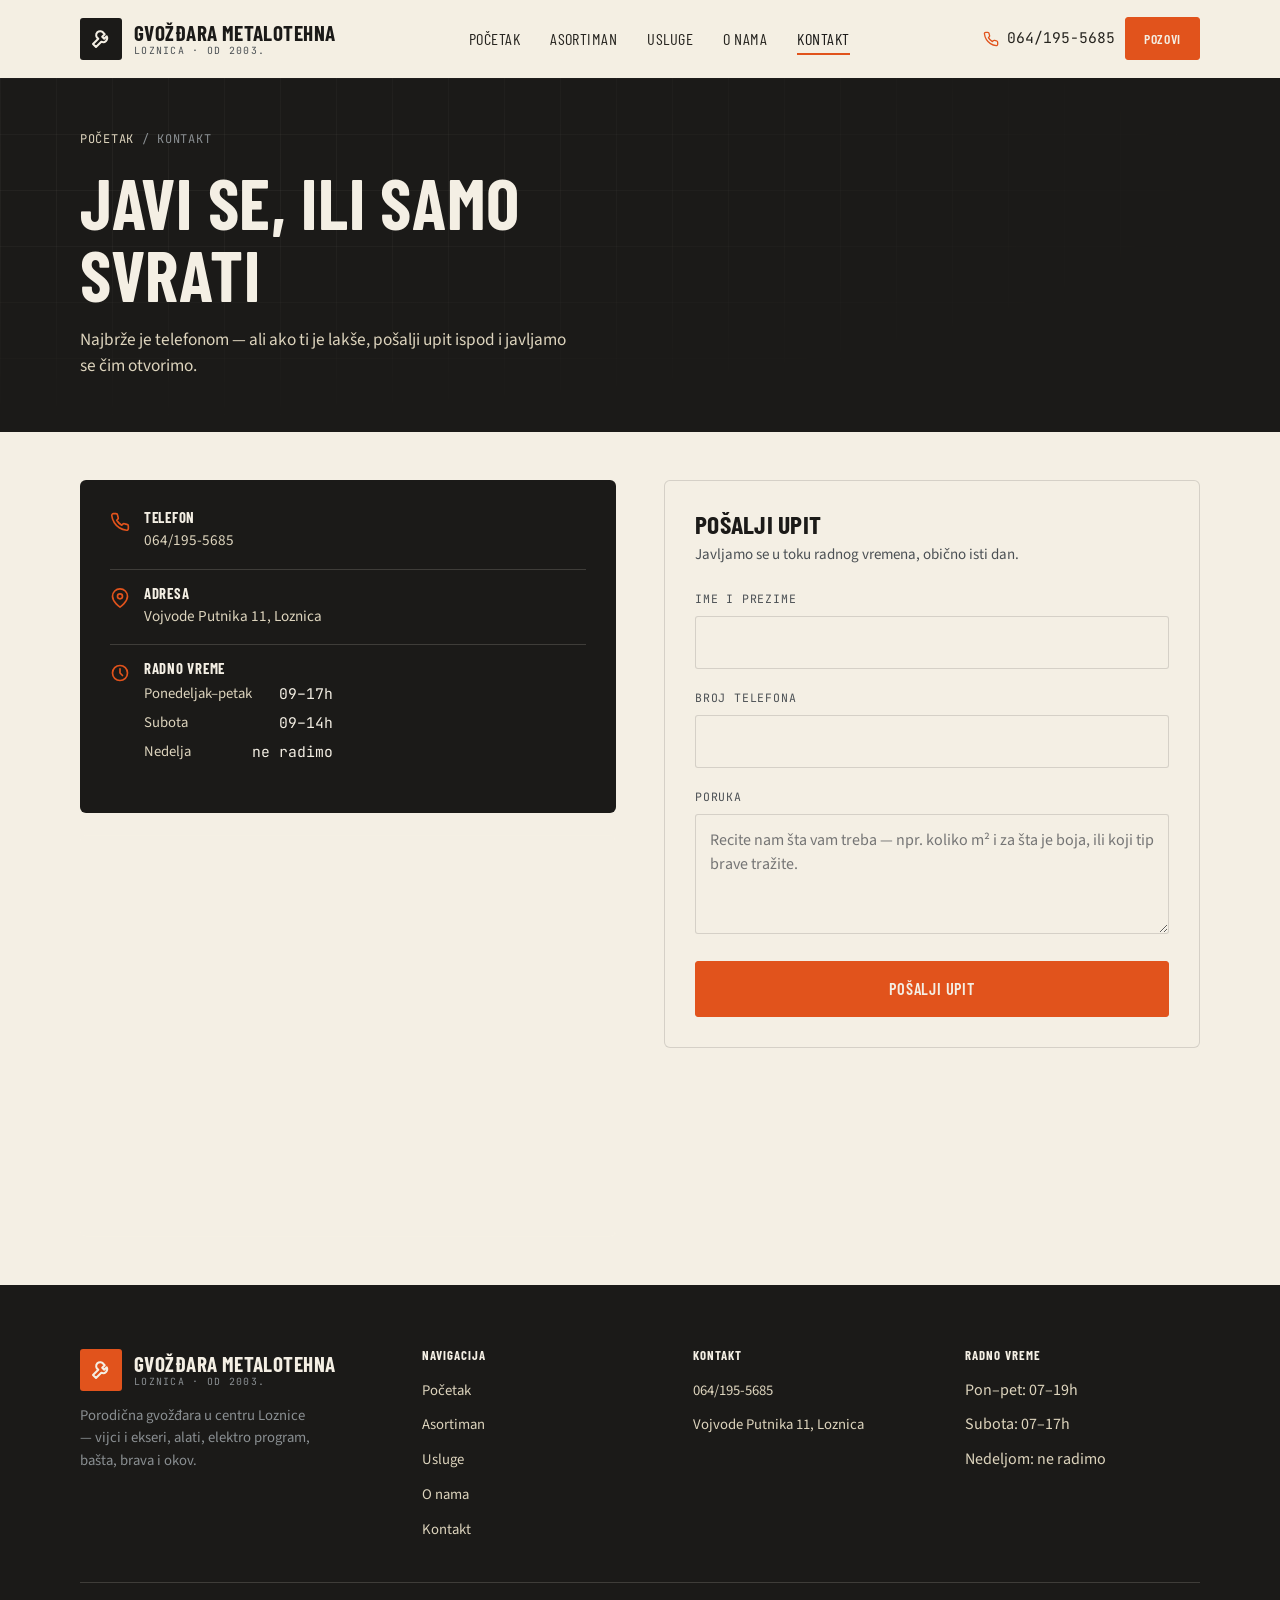
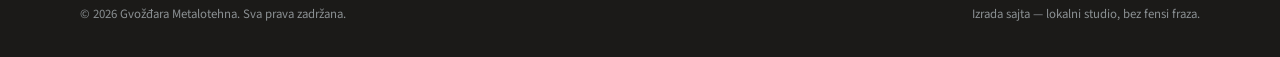
<file: kontakt.html>
<!doctype html>
<html lang="sr-Latn">
<head>
<meta charset="UTF-8">
<meta name="viewport" content="width=device-width, initial-scale=1.0">
<title>Kontakt — Gvožđara Metalotehna | Loznica</title>
<meta name="description" content="Kontaktirajte Gvožđaru Metalotehna u Loznici: 064/195-5685, Vojvode Putnika 11. Radno vreme, mapa i kontakt forma za brz odgovor.">
<link rel="canonical" href="https://gvozdjara-jankovic.rs/kontakt.html">

<meta property="og:type" content="website">
<meta property="og:site_name" content="Gvožđara Metalotehna">
<meta property="og:title" content="Kontakt — Gvožđara Metalotehna">
<meta property="og:description" content="Vojvode Putnika 11, Loznica · 064/195-5685 · Pon–pet 09–17h, subota 09–14h.">
<meta property="og:image" content="https://images.unsplash.com/photo-1632496498058-a3bb5998a4f6?auto=format&fit=crop&w=1200&q=80">
<meta property="og:locale" content="sr_RS">
<meta name="twitter:card" content="summary_large_image">

<link rel="icon" type="image/svg+xml" href="assets/favicon.svg">
<link rel="preconnect" href="https://fonts.googleapis.com">
<link rel="preconnect" href="https://fonts.gstatic.com" crossorigin>
<link href="https://fonts.googleapis.com/css2?family=Barlow+Condensed:wght@500;600;700&family=Source+Sans+3:wght@400;500;600;700&family=JetBrains+Mono:wght@500&display=swap" rel="stylesheet">
<link rel="stylesheet" href="styles.css">
</head>
<body>

<a class="skip-link" href="#main">Preskoči na sadržaj</a>

<header class="site-header">
  <div class="container header-inner">
    <a class="brand" href="index.html" aria-label="Gvožđara Metalotehna — početna">
      <span class="brand-mark" aria-hidden="true">
        <svg viewBox="0 0 24 24" fill="none" stroke="#F4EFE4" stroke-width="2" stroke-linecap="round" stroke-linejoin="round"><path d="M14.7 6.3a4 4 0 1 0-5.4 5.4L4 17l3 3 5.3-5.3a4 4 0 0 0 5.4-5.4l-2.5 2.5-2-2 2.5-2.5z"/></svg>
      </span>
      <span class="brand-text">
        <strong>Gvožđara Metalotehna</strong>
        <span>Loznica · od 2003.</span>
      </span>
    </a>

    <nav class="main-nav" aria-label="Glavna navigacija">
      <ul>
        <li><a href="index.html">Početak</a></li>
        <li><a href="asortiman.html">Asortiman</a></li>
        <li><a href="index.html#usluge">Usluge</a></li>
        <li><a href="o-nama.html">O nama</a></li>
        <li><a href="kontakt.html" aria-current="page">Kontakt</a></li>
      </ul>
    </nav>

    <div class="header-actions">
      <a class="phone-link" href="tel:+381641955685">
        <svg viewBox="0 0 24 24" fill="none" stroke="currentColor" stroke-width="2" stroke-linecap="round" stroke-linejoin="round"><path d="M22 16.92v3a2 2 0 0 1-2.18 2 19.79 19.79 0 0 1-8.63-3.07 19.5 19.5 0 0 1-6-6 19.79 19.79 0 0 1-3.07-8.67A2 2 0 0 1 4.11 2h3a2 2 0 0 1 2 1.72c.127.96.361 1.903.7 2.81a2 2 0 0 1-.45 2.11L8.09 9.91a16 16 0 0 0 6 6l1.27-1.27a2 2 0 0 1 2.11-.45c.907.339 1.85.573 2.81.7A2 2 0 0 1 22 16.92z"/></svg>
        064/195-5685
      </a>
      <a class="btn btn-primary btn-sm" href="tel:+381641955685">Pozovi</a>
      <button class="nav-toggle" aria-label="Otvori meni" aria-expanded="false" aria-controls="mobile-nav">
        <svg class="icon-open" viewBox="0 0 24 24" fill="none" stroke="currentColor" stroke-width="2" stroke-linecap="round"><path d="M3 6h18M3 12h18M3 18h18"/></svg>
        <svg class="icon-close" viewBox="0 0 24 24" fill="none" stroke="currentColor" stroke-width="2" stroke-linecap="round"><path d="M6 6l12 12M18 6L6 18"/></svg>
      </button>
    </div>
  </div>
</header>

<nav class="mobile-nav" id="mobile-nav" aria-label="Mobilna navigacija">
  <ul>
    <li><a href="index.html">Početak</a></li>
    <li><a href="asortiman.html">Asortiman</a></li>
    <li><a href="index.html#usluge">Usluge</a></li>
    <li><a href="o-nama.html">O nama</a></li>
    <li><a href="kontakt.html">Kontakt</a></li>
  </ul>
  <div class="mobile-contact">
    <a href="tel:+381641955685">064/195-5685</a>
    <span>Vojvode Putnika 11, Loznica</span>
    <span>Radnim danima 09–17h · subotom 09–14h</span>
  </div>
</nav>

<main id="main">

  <section class="page-hero">
    <div class="container">
      <p class="breadcrumb"><a href="index.html">Početak</a> / Kontakt</p>
      <h1>Javi se, ili samo svrati</h1>
      <p class="hero-sub">Najbrže je telefonom — ali ako ti je lakše, pošalji upit ispod i javljamo se čim otvorimo.</p>
    </div>
  </section>

  <section class="section-tight">
    <div class="container contact-grid">

      <div class="reveal">
        <div class="info-card">
          <div class="info-row">
            <svg viewBox="0 0 24 24" fill="none" stroke="currentColor" stroke-width="2" stroke-linecap="round" stroke-linejoin="round"><path d="M22 16.92v3a2 2 0 0 1-2.18 2 19.79 19.79 0 0 1-8.63-3.07 19.5 19.5 0 0 1-6-6 19.79 19.79 0 0 1-3.07-8.67A2 2 0 0 1 4.11 2h3a2 2 0 0 1 2 1.72c.127.96.361 1.903.7 2.81a2 2 0 0 1-.45 2.11L8.09 9.91a16 16 0 0 0 6 6l1.27-1.27a2 2 0 0 1 2.11-.45c.907.339 1.85.573 2.81.7A2 2 0 0 1 22 16.92z"/></svg>
            <div>
              <h4>Telefon</h4>
              <p><a href="tel:+381641955685">064/195-5685</a></p>
            </div>
          </div>
          <div class="info-row">
            <svg viewBox="0 0 24 24" fill="none" stroke="currentColor" stroke-width="2" stroke-linecap="round" stroke-linejoin="round"><path d="M21 10c0 7-9 13-9 13s-9-6-9-13a9 9 0 0 1 18 0z"/><circle cx="12" cy="10" r="3"/></svg>
            <div>
              <h4>Adresa</h4>
              <p><a href="https://www.google.com/maps/place/Gvozdjara/@44.53422077107398,19.223158176831543,17z" target="_blank" rel="noopener">Vojvode Putnika 11, Loznica</a></p>
            </div>
          </div>
          <div class="info-row">
            <svg viewBox="0 0 24 24" fill="none" stroke="currentColor" stroke-width="2" stroke-linecap="round" stroke-linejoin="round"><circle cx="12" cy="12" r="9"/><path d="M12 7v5l3 3"/></svg>
            <div>
              <h4>Radno vreme</h4>
              <table class="hours-table">
                <tbody>
                  <tr><td>Ponedeljak–petak</td><td>09–17h</td></tr>
                  <tr><td>Subota</td><td>09–14h</td></tr>
                  <tr><td>Nedelja</td><td>ne radimo</td></tr>
                </tbody>
              </table>
            </div>
          </div>
        </div>

        <div class="map-frame">
          <iframe
            src="https://www.google.com/maps/embed?pb=!1m18!1m12!1m3!1d2844.06894925112!2d19.223158176831543!3d44.53422077107398!2m3!1f0!2f0!3f0!3m2!1i1024!2i768!4f13.1!3m3!1m2!1s0x4759619bd71271d7%3A0x2526659a7316e7aa!2sGvozdjara!5e0!3m2!1ssr!2srs!4v1787667481793!5m2!1ssr!2srs"
            loading="lazy"
            referrerpolicy="strict-origin-when-cross-origin"
            title="Mapa — Gvožđara Metalotehna, Vojvode Putnika 11, Loznica"
            aria-label="Google mapa lokacije gvožđare Metalotehna">
          </iframe>
        </div>
      </div>

      <div class="reveal">
        <div class="form-card">
          <h3>Pošalji upit</h3>
          <p>Javljamo se u toku radnog vremena, obično isti dan.</p>

          <form id="contact-form" novalidate>
            <div class="field">
              <label for="cf-name">Ime i prezime</label>
              <input type="text" id="cf-name" name="name" autocomplete="name" required aria-describedby="cf-name-error">
              <p class="error-msg" id="cf-name-error" role="alert"></p>
            </div>

            <div class="field">
              <label for="cf-phone">Broj telefona</label>
              <input type="tel" id="cf-phone" name="phone" autocomplete="tel" required aria-describedby="cf-phone-error">
              <p class="error-msg" id="cf-phone-error" role="alert"></p>
            </div>

            <div class="field">
              <label for="cf-message">Poruka</label>
              <textarea id="cf-message" name="message" required aria-describedby="cf-message-error" placeholder="Recite nam šta vam treba — npr. koliko m² i za šta je boja, ili koji tip brave tražite."></textarea>
              <p class="error-msg" id="cf-message-error" role="alert"></p>
            </div>

            <button type="submit" class="btn btn-primary" style="width:100%;justify-content:center;">Pošalji upit</button>

            <p class="form-status" tabindex="-1">
              <svg viewBox="0 0 24 24" fill="none" stroke="currentColor" stroke-width="2" stroke-linecap="round" stroke-linejoin="round"><path d="M22 11.08V12a10 10 0 1 1-5.93-9.14"/><path d="M22 4 12 14.01l-3-3"/></svg>
              Hvala! Poruka je zabeležena — javljamo se uskoro na broj koji ste ostavili.
            </p>
          </form>
        </div>
      </div>

    </div>
  </section>

</main>

<footer class="site-footer">
  <div class="container">
    <div class="footer-grid">
      <div class="footer-brand">
        <a class="brand" href="index.html" aria-label="Gvožđara Metalotehna — početna">
          <span class="brand-mark" aria-hidden="true">
            <svg viewBox="0 0 24 24" fill="none" stroke="#F4EFE4" stroke-width="2" stroke-linecap="round" stroke-linejoin="round"><path d="M14.7 6.3a4 4 0 1 0-5.4 5.4L4 17l3 3 5.3-5.3a4 4 0 0 0 5.4-5.4l-2.5 2.5-2-2 2.5-2.5z"/></svg>
          </span>
          <span class="brand-text">
            <strong>Gvožđara Metalotehna</strong>
            <span>Loznica · od 2003.</span>
          </span>
        </a>
        <p>Porodična gvožđara u centru Loznice — vijci i ekseri, alati, elektro program, bašta, brava i okov.</p>
      </div>

      <div class="footer-col">
        <h4>Navigacija</h4>
        <ul>
          <li><a href="index.html">Početak</a></li>
          <li><a href="asortiman.html">Asortiman</a></li>
          <li><a href="index.html#usluge">Usluge</a></li>
          <li><a href="o-nama.html">O nama</a></li>
          <li><a href="kontakt.html">Kontakt</a></li>
        </ul>
      </div>

      <div class="footer-col">
        <h4>Kontakt</h4>
        <ul>
          <li><a href="tel:+381641955685">064/195-5685</a></li>
          <li><a href="https://www.google.com/maps/place/Gvozdjara/@44.53422077107398,19.223158176831543,17z" target="_blank" rel="noopener">Vojvode Putnika 11, Loznica</a></li>
        </ul>
      </div>

      <div class="footer-col">
        <h4>Radno vreme</h4>
        <ul>
          <li>Pon–pet: 07–19h</li>
          <li>Subota: 07–17h</li>
          <li>Nedeljom: ne radimo</li>
        </ul>
      </div>
    </div>

    <div class="footer-bottom">
      <span>© <span id="year">2026</span> Gvožđara Metalotehna. Sva prava zadržana.</span>
      <span>Izrada sajta — lokalni studio, bez fensi fraza.</span>
    </div>
  </div>
</footer>

<script src="main.js"></script>
<script>document.getElementById('year').textContent = new Date().getFullYear();</script>
</body>
</html>
</file>
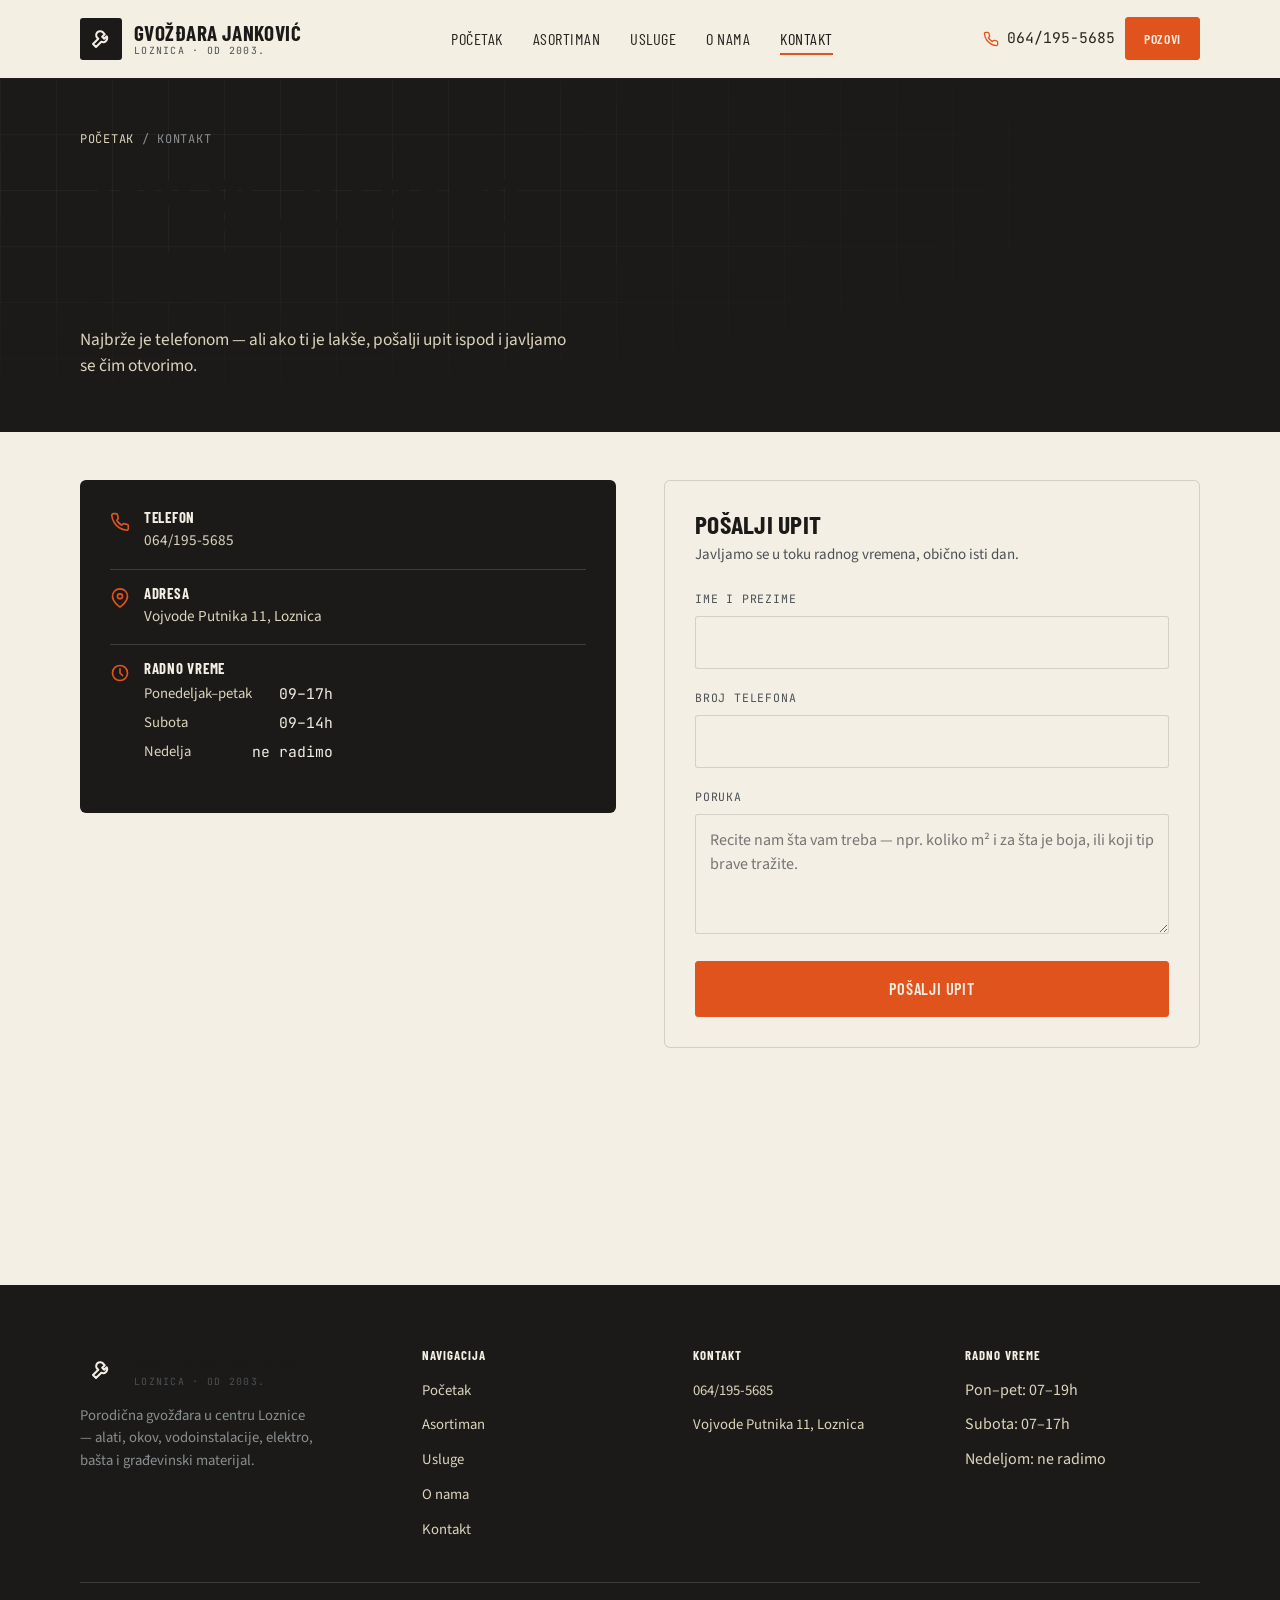
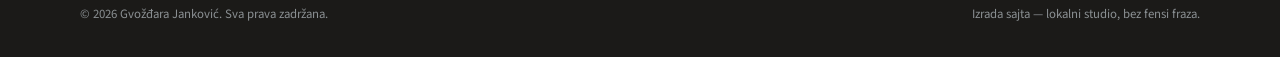
<file: GvozdjaraKod/kontakt.html>
<!doctype html>
<html lang="sr-Latn">
<head>
<meta charset="UTF-8">
<meta name="viewport" content="width=device-width, initial-scale=1.0">
<title>Kontakt — Gvožđara Janković | Loznica</title>
<meta name="description" content="Kontaktirajte Gvožđaru Janković u Loznici: 064/195-5685, Vojvode Putnika 11. Radno vreme, mapa i kontakt forma za brz odgovor.">
<link rel="canonical" href="https://gvozdjara-jankovic.rs/kontakt.html">

<meta property="og:type" content="website">
<meta property="og:site_name" content="Gvožđara Janković">
<meta property="og:title" content="Kontakt — Gvožđara Janković">
<meta property="og:description" content="Vojvode Putnika 11, Loznica · 064/195-5685 · Pon–pet 09–17h, subota 09–14h.">
<meta property="og:image" content="https://images.unsplash.com/photo-1632496498058-a3bb5998a4f6?auto=format&fit=crop&w=1200&q=80">
<meta property="og:locale" content="sr_RS">
<meta name="twitter:card" content="summary_large_image">

<link rel="icon" type="image/svg+xml" href="assets/favicon.svg">
<link rel="preconnect" href="https://fonts.googleapis.com">
<link rel="preconnect" href="https://fonts.gstatic.com" crossorigin>
<link href="https://fonts.googleapis.com/css2?family=Barlow+Condensed:wght@500;600;700&family=Source+Sans+3:wght@400;500;600;700&family=JetBrains+Mono:wght@500&display=swap" rel="stylesheet">
<link rel="stylesheet" href="styles.css">
</head>
<body>

<a class="skip-link" href="#main">Preskoči na sadržaj</a>

<header class="site-header">
  <div class="container header-inner">
    <a class="brand" href="index.html" aria-label="Gvožđara Janković — početna">
      <span class="brand-mark" aria-hidden="true">
        <svg viewBox="0 0 24 24" fill="none" stroke="#F4EFE4" stroke-width="2" stroke-linecap="round" stroke-linejoin="round"><path d="M14.7 6.3a4 4 0 1 0-5.4 5.4L4 17l3 3 5.3-5.3a4 4 0 0 0 5.4-5.4l-2.5 2.5-2-2 2.5-2.5z"/></svg>
      </span>
      <span class="brand-text">
        <strong>Gvožđara Janković</strong>
        <span>Loznica · od 2003.</span>
      </span>
    </a>

    <nav class="main-nav" aria-label="Glavna navigacija">
      <ul>
        <li><a href="index.html">Početak</a></li>
        <li><a href="asortiman.html">Asortiman</a></li>
        <li><a href="index.html#usluge">Usluge</a></li>
        <li><a href="o-nama.html">O nama</a></li>
        <li><a href="kontakt.html" aria-current="page">Kontakt</a></li>
      </ul>
    </nav>

    <div class="header-actions">
      <a class="phone-link" href="tel:+381641955685">
        <svg viewBox="0 0 24 24" fill="none" stroke="currentColor" stroke-width="2" stroke-linecap="round" stroke-linejoin="round"><path d="M22 16.92v3a2 2 0 0 1-2.18 2 19.79 19.79 0 0 1-8.63-3.07 19.5 19.5 0 0 1-6-6 19.79 19.79 0 0 1-3.07-8.67A2 2 0 0 1 4.11 2h3a2 2 0 0 1 2 1.72c.127.96.361 1.903.7 2.81a2 2 0 0 1-.45 2.11L8.09 9.91a16 16 0 0 0 6 6l1.27-1.27a2 2 0 0 1 2.11-.45c.907.339 1.85.573 2.81.7A2 2 0 0 1 22 16.92z"/></svg>
        064/195-5685
      </a>
      <a class="btn btn-primary btn-sm" href="tel:+381641955685">Pozovi</a>
      <button class="nav-toggle" aria-label="Otvori meni" aria-expanded="false" aria-controls="mobile-nav">
        <svg class="icon-open" viewBox="0 0 24 24" fill="none" stroke="currentColor" stroke-width="2" stroke-linecap="round"><path d="M3 6h18M3 12h18M3 18h18"/></svg>
        <svg class="icon-close" viewBox="0 0 24 24" fill="none" stroke="currentColor" stroke-width="2" stroke-linecap="round"><path d="M6 6l12 12M18 6L6 18"/></svg>
      </button>
    </div>
  </div>
</header>

<nav class="mobile-nav" id="mobile-nav" aria-label="Mobilna navigacija">
  <ul>
    <li><a href="index.html">Početak</a></li>
    <li><a href="asortiman.html">Asortiman</a></li>
    <li><a href="index.html#usluge">Usluge</a></li>
    <li><a href="o-nama.html">O nama</a></li>
    <li><a href="kontakt.html">Kontakt</a></li>
  </ul>
  <div class="mobile-contact">
    <a href="tel:+381641955685">064/195-5685</a>
    <span>Vojvode Putnika 11, Loznica</span>
    <span>Radnim danima 09–17h · subotom 09–14h</span>
  </div>
</nav>

<main id="main">

  <section class="page-hero">
    <div class="container">
      <p class="breadcrumb"><a href="index.html">Početak</a> / Kontakt</p>
      <h1>Javi se, ili samo svrati</h1>
      <p class="hero-sub">Najbrže je telefonom — ali ako ti je lakše, pošalji upit ispod i javljamo se čim otvorimo.</p>
    </div>
  </section>

  <section class="section-tight">
    <div class="container contact-grid">

      <div class="reveal">
        <div class="info-card">
          <div class="info-row">
            <svg viewBox="0 0 24 24" fill="none" stroke="currentColor" stroke-width="2" stroke-linecap="round" stroke-linejoin="round"><path d="M22 16.92v3a2 2 0 0 1-2.18 2 19.79 19.79 0 0 1-8.63-3.07 19.5 19.5 0 0 1-6-6 19.79 19.79 0 0 1-3.07-8.67A2 2 0 0 1 4.11 2h3a2 2 0 0 1 2 1.72c.127.96.361 1.903.7 2.81a2 2 0 0 1-.45 2.11L8.09 9.91a16 16 0 0 0 6 6l1.27-1.27a2 2 0 0 1 2.11-.45c.907.339 1.85.573 2.81.7A2 2 0 0 1 22 16.92z"/></svg>
            <div>
              <h4>Telefon</h4>
              <p><a href="tel:+381641955685">064/195-5685</a></p>
            </div>
          </div>
          <div class="info-row">
            <svg viewBox="0 0 24 24" fill="none" stroke="currentColor" stroke-width="2" stroke-linecap="round" stroke-linejoin="round"><path d="M21 10c0 7-9 13-9 13s-9-6-9-13a9 9 0 0 1 18 0z"/><circle cx="12" cy="10" r="3"/></svg>
            <div>
              <h4>Adresa</h4>
              <p><a href="https://www.google.com/maps/place/Gvozdjara/@44.53422077107398,19.223158176831543,17z" target="_blank" rel="noopener">Vojvode Putnika 11, Loznica</a></p>
            </div>
          </div>
          <div class="info-row">
            <svg viewBox="0 0 24 24" fill="none" stroke="currentColor" stroke-width="2" stroke-linecap="round" stroke-linejoin="round"><circle cx="12" cy="12" r="9"/><path d="M12 7v5l3 3"/></svg>
            <div>
              <h4>Radno vreme</h4>
              <table class="hours-table">
                <tbody>
                  <tr><td>Ponedeljak–petak</td><td>09–17h</td></tr>
                  <tr><td>Subota</td><td>09–14h</td></tr>
                  <tr><td>Nedelja</td><td>ne radimo</td></tr>
                </tbody>
              </table>
            </div>
          </div>
        </div>

        <div class="map-frame">
          <iframe
            src="https://www.google.com/maps/embed?pb=!1m18!1m12!1m3!1d2844.06894925112!2d19.223158176831543!3d44.53422077107398!2m3!1f0!2f0!3f0!3m2!1i1024!2i768!4f13.1!3m3!1m2!1s0x4759619bd71271d7%3A0x2526659a7316e7aa!2sGvozdjara!5e0!3m2!1ssr!2srs!4v1787667481793!5m2!1ssr!2srs"
            loading="lazy"
            referrerpolicy="strict-origin-when-cross-origin"
            title="Mapa — Gvožđara Janković, Vojvode Putnika 11, Loznica"
            aria-label="Google mapa lokacije gvožđare Janković">
          </iframe>
        </div>
      </div>

      <div class="reveal">
        <div class="form-card">
          <h3>Pošalji upit</h3>
          <p>Javljamo se u toku radnog vremena, obično isti dan.</p>

          <form id="contact-form" novalidate>
            <div class="field">
              <label for="cf-name">Ime i prezime</label>
              <input type="text" id="cf-name" name="name" autocomplete="name" required aria-describedby="cf-name-error">
              <p class="error-msg" id="cf-name-error" role="alert"></p>
            </div>

            <div class="field">
              <label for="cf-phone">Broj telefona</label>
              <input type="tel" id="cf-phone" name="phone" autocomplete="tel" required aria-describedby="cf-phone-error">
              <p class="error-msg" id="cf-phone-error" role="alert"></p>
            </div>

            <div class="field">
              <label for="cf-message">Poruka</label>
              <textarea id="cf-message" name="message" required aria-describedby="cf-message-error" placeholder="Recite nam šta vam treba — npr. koliko m² i za šta je boja, ili koji tip brave tražite."></textarea>
              <p class="error-msg" id="cf-message-error" role="alert"></p>
            </div>

            <button type="submit" class="btn btn-primary" style="width:100%;justify-content:center;">Pošalji upit</button>

            <p class="form-status" tabindex="-1">
              <svg viewBox="0 0 24 24" fill="none" stroke="currentColor" stroke-width="2" stroke-linecap="round" stroke-linejoin="round"><path d="M22 11.08V12a10 10 0 1 1-5.93-9.14"/><path d="M22 4 12 14.01l-3-3"/></svg>
              Hvala! Poruka je zabeležena — javljamo se uskoro na broj koji ste ostavili.
            </p>
          </form>
        </div>
      </div>

    </div>
  </section>

</main>

<footer class="site-footer">
  <div class="container">
    <div class="footer-grid">
      <div class="footer-brand">
        <a class="brand" href="index.html" aria-label="Gvožđara Janković — početna">
          <span class="brand-mark" aria-hidden="true">
            <svg viewBox="0 0 24 24" fill="none" stroke="#F4EFE4" stroke-width="2" stroke-linecap="round" stroke-linejoin="round"><path d="M14.7 6.3a4 4 0 1 0-5.4 5.4L4 17l3 3 5.3-5.3a4 4 0 0 0 5.4-5.4l-2.5 2.5-2-2 2.5-2.5z"/></svg>
          </span>
          <span class="brand-text">
            <strong>Gvožđara Janković</strong>
            <span>Loznica · od 2003.</span>
          </span>
        </a>
        <p>Porodična gvožđara u centru Loznice — alati, okov, vodoinstalacije, elektro, bašta i građevinski materijal.</p>
      </div>

      <div class="footer-col">
        <h4>Navigacija</h4>
        <ul>
          <li><a href="index.html">Početak</a></li>
          <li><a href="asortiman.html">Asortiman</a></li>
          <li><a href="index.html#usluge">Usluge</a></li>
          <li><a href="o-nama.html">O nama</a></li>
          <li><a href="kontakt.html">Kontakt</a></li>
        </ul>
      </div>

      <div class="footer-col">
        <h4>Kontakt</h4>
        <ul>
          <li><a href="tel:+381641955685">064/195-5685</a></li>
          <li><a href="https://www.google.com/maps/place/Gvozdjara/@44.53422077107398,19.223158176831543,17z" target="_blank" rel="noopener">Vojvode Putnika 11, Loznica</a></li>
        </ul>
      </div>

      <div class="footer-col">
        <h4>Radno vreme</h4>
        <ul>
          <li>Pon–pet: 07–19h</li>
          <li>Subota: 07–17h</li>
          <li>Nedeljom: ne radimo</li>
        </ul>
      </div>
    </div>

    <div class="footer-bottom">
      <span>© <span id="year">2026</span> Gvožđara Janković. Sva prava zadržana.</span>
      <span>Izrada sajta — lokalni studio, bez fensi fraza.</span>
    </div>
  </div>
</footer>

<script src="main.js"></script>
<script>document.getElementById('year').textContent = new Date().getFullYear();</script>
</body>
</html>
</file>
<file: styles.css>
/* =========================================================
   GVOZDJARA JANKOVIC — stylesheet
   Design tokens: deep charcoal / warm paper / muted steel / safety-orange accent
   Type: Barlow Condensed (display) + Source Sans 3 (body) + JetBrains Mono (tags)
   ========================================================= */

:root{
  --charcoal:#1b1a18;
  --charcoal-soft:#26241f;
  --charcoal-softer:#312e28;
  --paper:#f4efe4;
  --paper-dim:#e9e2d0;
  --paper-dimmer:#ddd4bd;
  --steel:#8a8f92;
  --steel-dark:#4b5054;
  --steel-darker:#33373a;
  --accent:#e1531c;
  --accent-dark:#b8410f;
  --accent-soft:rgba(225,83,28,.13);
  --line:rgba(27,26,24,.14);
  --line-invert:rgba(244,239,228,.16);
  --shadow-card:0 14px 30px -16px rgba(15,13,10,.45);
  --shadow-card-hover:0 20px 38px -16px rgba(15,13,10,.55);
  --radius-s:3px;
  --radius-m:6px;
  --font-display:"Barlow Condensed", "Arial Narrow", sans-serif;
  --font-body:"Source Sans 3", "Segoe UI", sans-serif;
  --font-mono:"JetBrains Mono", "Courier New", monospace;
  --ease-out:cubic-bezier(.16,1,.3,1);
  --container:1200px;
}

/* ---------- Reset ---------- */
*,*::before,*::after{box-sizing:border-box;}
html{scroll-behavior:smooth;}
body{margin:0;}
img{max-width:100%;display:block;}
h1,h2,h3,h4,p,figure{margin:0;}
ul{margin:0;padding:0;list-style:none;}
a{color:inherit;text-decoration:none;}
button{font:inherit;color:inherit;background:none;border:0;cursor:pointer;}
input,textarea{font:inherit;color:inherit;}
svg{display:block;}

@media (prefers-reduced-motion: reduce){
  html{scroll-behavior:auto;}
  *,*::before,*::after{
    animation-duration:.001ms !important;
    animation-iteration-count:1 !important;
    transition-duration:.001ms !important;
    scroll-behavior:auto !important;
  }
}

/* ---------- Base ---------- */
body{
  background:var(--paper);
  color:var(--charcoal);
  font-family:var(--font-body);
  font-size:16px;
  line-height:1.55;
  -webkit-font-smoothing:antialiased;
}

.container{
  width:100%;
  max-width:var(--container);
  margin-inline:auto;
  padding-inline:20px;
}
@media(min-width:720px){ .container{padding-inline:32px;} }
@media(min-width:1100px){ .container{padding-inline:40px;} }

section{padding:64px 0;}
@media(min-width:900px){ section{padding:96px 0;} }

.section-tight{padding:48px 0;}

/* eyebrow / kicker */
.kicker{
  display:inline-flex;
  align-items:center;
  gap:.55em;
  font-family:var(--font-mono);
  font-size:.72rem;
  letter-spacing:.14em;
  text-transform:uppercase;
  color:var(--accent-dark);
  margin-bottom:14px;
}
.kicker::before{
  content:"";
  width:22px;
  height:2px;
  background:var(--accent);
  display:inline-block;
}
.on-dark .kicker{color:var(--accent);}
.on-dark .kicker::before{background:var(--accent);}

h1,h2,h3,h4{
  font-family:var(--font-display);
  font-weight:700;
  letter-spacing:.01em;
  text-transform:uppercase;
  line-height:1.02;
  color:var(--charcoal);
}
.on-dark, .on-dark h1, .on-dark h2, .on-dark h3, .on-dark h4{ color:var(--paper); }

h1{font-size:clamp(2.4rem,6.2vw,4.4rem);}
h2{font-size:clamp(1.9rem,4.6vw,2.9rem);}
h3{font-size:clamp(1.3rem,2.6vw,1.6rem);}
h4{font-size:1.05rem;letter-spacing:.04em;}

.section-head{
  max-width:640px;
  margin-bottom:40px;
}
.section-head p{color:var(--steel-dark);font-size:1.05rem;margin-top:14px;}
.on-dark .section-head p{color:var(--paper-dimmer);}
.section-head--center{margin-inline:auto;text-align:center;}

p.lede{font-size:1.15rem;color:var(--steel-dark);}

/* ---------- Buttons ---------- */
.btn{
  display:inline-flex;
  align-items:center;
  gap:10px;
  padding:14px 26px;
  font-family:var(--font-display);
  font-size:1.02rem;
  font-weight:600;
  letter-spacing:.05em;
  text-transform:uppercase;
  border-radius:var(--radius-s);
  border:1.5px solid transparent;
  transition:transform .18s var(--ease-out), box-shadow .18s var(--ease-out), background-color .18s var(--ease-out), border-color .18s var(--ease-out), color .18s var(--ease-out);
  white-space:nowrap;
}
.btn:active{transform:translateY(1px);}
.btn-primary{
  background:var(--accent);
  color:var(--paper);
  border-color:var(--accent);
}
.btn-primary:hover{background:var(--accent-dark);border-color:var(--accent-dark);box-shadow:0 10px 22px -10px rgba(225,83,28,.55);}
.btn-outline{
  background:transparent;
  color:var(--charcoal);
  border-color:var(--charcoal);
}
.btn-outline:hover{background:var(--charcoal);color:var(--paper);}
.on-dark .btn-outline{color:var(--paper);border-color:var(--line-invert);}
.on-dark .btn-outline:hover{background:var(--paper);color:var(--charcoal);border-color:var(--paper);}
.btn-ghost{
  color:var(--charcoal);
  padding-inline:0;
  border-bottom:1.5px solid var(--charcoal);
  border-radius:0;
}
.btn-ghost:hover{color:var(--accent-dark);border-color:var(--accent-dark);}
.btn-sm{padding:10px 18px;font-size:.85rem;}
.btn svg{width:18px;height:18px;flex:none;}

/* ---------- Skip link ---------- */
.skip-link{
  position:absolute;
  left:16px;
  top:-60px;
  background:var(--accent);
  color:var(--paper);
  padding:12px 18px;
  font-family:var(--font-display);
  text-transform:uppercase;
  letter-spacing:.06em;
  z-index:200;
  border-radius:var(--radius-s);
  transition:top .18s var(--ease-out);
}
.skip-link:focus{top:16px;}

/* ---------- Focus states ---------- */
a:focus-visible,
button:focus-visible,
input:focus-visible,
textarea:focus-visible,
.category-card:focus-visible{
  outline:3px solid var(--accent);
  outline-offset:3px;
  border-radius:2px;
}

/* =========================================================
   HEADER
   ========================================================= */
.site-header{
  position:sticky;
  top:0;
  z-index:100;
  background:rgba(244,239,228,.86);
  border-bottom:1px solid transparent;
  transition:background-color .25s var(--ease-out), border-color .25s var(--ease-out), box-shadow .25s var(--ease-out);
}
@supports(backdrop-filter:blur(6px)){
  .site-header{backdrop-filter:blur(10px) saturate(1.1);}
}
.site-header.is-scrolled{
  background:rgba(244,239,228,.94);
  border-bottom-color:var(--line);
  box-shadow:0 8px 24px -18px rgba(0,0,0,.35);
}

.header-inner{
  display:flex;
  align-items:center;
  justify-content:space-between;
  gap:20px;
  padding-block:16px;
}

.brand{
  display:flex;
  align-items:center;
  gap:12px;
  font-family:var(--font-display);
  color:var(--charcoal);
}
.brand-mark{
  width:42px;height:42px;
  flex:none;
  border-radius:var(--radius-s);
  background:var(--charcoal);
  display:grid;
  place-items:center;
}
.brand-mark svg{width:24px;height:24px;}
.brand-text{display:flex;flex-direction:column;line-height:1;}
.brand-text strong{
  font-size:1.32rem;
  letter-spacing:.02em;
  text-transform:uppercase;
}
.brand-text span{
  font-family:var(--font-mono);
  font-size:.62rem;
  letter-spacing:.13em;
  text-transform:uppercase;
  color:var(--steel-dark);
  margin-top:3px;
}

.main-nav{display:none;}
.main-nav ul{display:flex;align-items:center;gap:2px;}
.main-nav a{
  display:inline-block;
  padding:10px 14px;
  font-family:var(--font-display);
  font-size:1.02rem;
  letter-spacing:.03em;
  text-transform:uppercase;
  color:var(--charcoal-soft);
  border-radius:var(--radius-s);
  position:relative;
  transition:color .18s var(--ease-out);
}
.main-nav a::after{
  content:"";
  position:absolute;
  left:14px;right:14px;
  bottom:6px;
  height:2px;
  background:var(--accent);
  transform:scaleX(0);
  transform-origin:left;
  transition:transform .2s var(--ease-out);
}
.main-nav a:hover{color:var(--charcoal);}
.main-nav a:hover::after,
.main-nav a[aria-current="page"]::after{transform:scaleX(1);}
.main-nav a[aria-current="page"]{color:var(--charcoal);}

.header-actions{display:flex;align-items:center;gap:10px;}
.phone-link{
  display:none;
  align-items:center;
  gap:8px;
  font-family:var(--font-mono);
  font-size:.92rem;
  color:var(--charcoal-soft);
}
.phone-link svg{width:16px;height:16px;color:var(--accent);}

.nav-toggle{
  display:grid;
  place-items:center;
  width:44px;height:44px;
  border:1px solid var(--line);
  border-radius:var(--radius-s);
  background:var(--paper);
}
.nav-toggle svg{width:20px;height:20px;}
.nav-toggle .icon-close{display:none;}
.nav-toggle[aria-expanded="true"] .icon-open{display:none;}
.nav-toggle[aria-expanded="true"] .icon-close{display:block;}

@media(min-width:960px){
  .main-nav{display:block;}
  .nav-toggle{display:none;}
  .phone-link{display:inline-flex;}
}

/* Mobile nav panel */
.mobile-nav{
  position:fixed;
  inset:0;
  top:0;
  z-index:99;
  background:var(--charcoal);
  color:var(--paper);
  padding:100px 24px 40px;
  transform:translateX(100%);
  transition:transform .32s var(--ease-out);
  overflow-y:auto;
}
.mobile-nav.is-open{transform:translateX(0);}
.mobile-nav ul{display:flex;flex-direction:column;gap:6px;}
.mobile-nav a{
  display:block;
  padding:16px 4px;
  font-family:var(--font-display);
  font-size:2rem;
  text-transform:uppercase;
  border-bottom:1px solid var(--line-invert);
}
.mobile-nav .mobile-contact{
  margin-top:32px;
  padding-top:24px;
  border-top:1px solid var(--line-invert);
  display:flex;
  flex-direction:column;
  gap:14px;
  font-family:var(--font-mono);
  font-size:.95rem;
  color:var(--paper-dimmer);
}
.mobile-nav .mobile-contact a{border:0;padding:0;font-family:var(--font-mono);font-size:.95rem;text-transform:none;color:var(--accent);}
body.nav-locked{overflow:hidden;}

@media(min-width:960px){ .mobile-nav{display:none;} }

/* =========================================================
   HERO
   ========================================================= */
.hero{
  position:relative;
  background:var(--charcoal);
  color:var(--paper);
  overflow:hidden;
  padding-top:56px;
  padding-bottom:56px;
}
.hero::before{
  /* faint grid, hero-only texture */
  content:"";
  position:absolute;
  inset:0;
  background-image:
    linear-gradient(var(--line-invert) 1px, transparent 1px),
    linear-gradient(90deg, var(--line-invert) 1px, transparent 1px);
  background-size:56px 56px;
  opacity:.35;
  mask-image:radial-gradient(ellipse at 30% 20%, black, transparent 75%);
}
.hero::after{
  content:"";
  position:absolute;
  right:-10%;
  top:-20%;
  width:60%;
  height:140%;
  background:radial-gradient(circle, rgba(225,83,28,.16), transparent 60%);
  pointer-events:none;
}
.hero-inner{
  position:relative;
  z-index:1;
  display:grid;
  gap:44px;
  align-items:center;
}
@media(min-width:900px){
  .hero-inner{grid-template-columns:1.05fr .95fr;gap:40px;}
}

.hero-copy .kicker{opacity:0;transform:translateY(10px);animation:rise .5s var(--ease-out) forwards;animation-delay:.05s;}
.hero-copy h1{color:var(--paper);opacity:0;transform:translateY(14px);animation:rise .6s var(--ease-out) forwards;animation-delay:.15s;}
.hero-copy .hero-sub{opacity:0;transform:translateY(14px);animation:rise .6s var(--ease-out) forwards;animation-delay:.28s;
  margin-top:20px;max-width:46ch;font-size:1.12rem;color:var(--paper-dimmer);}
.hero-cta{opacity:0;transform:translateY(14px);animation:rise .6s var(--ease-out) forwards;animation-delay:.4s;
  display:flex;flex-wrap:wrap;gap:14px;margin-top:32px;}
.hero-trust{opacity:0;transform:translateY(14px);animation:rise .6s var(--ease-out) forwards;animation-delay:.52s;
  display:grid;grid-template-columns:repeat(2,1fr);gap:22px 28px;margin-top:52px;padding-top:28px;border-top:1px solid var(--line-invert);}
@media(min-width:560px){ .hero-trust{grid-template-columns:repeat(4,1fr);} }
.trust-item strong{
  display:block;font-family:var(--font-display);font-size:1.7rem;letter-spacing:.01em;color:var(--paper);
}
.trust-item span{
  display:block;font-size:.8rem;color:var(--steel);margin-top:2px;
}

@keyframes rise{
  to{opacity:1;transform:translateY(0);}
}
@media(prefers-reduced-motion: reduce){
  .hero-copy .kicker,.hero-copy h1,.hero-copy .hero-sub,.hero-cta,.hero-trust{
    opacity:1;transform:none;animation:none;
  }
}

.hero-visual{
  position:relative;
  opacity:0;
  transform:translateY(16px) scale(.99);
  animation:rise .7s var(--ease-out) forwards;
  animation-delay:.3s;
}
@media(prefers-reduced-motion: reduce){ .hero-visual{opacity:1;transform:none;animation:none;} }
.hero-frame{
  position:relative;
  border:1px solid var(--line-invert);
  padding:10px;
  border-radius:var(--radius-m);
  background:var(--charcoal-soft);
}
.hero-frame img{
  width:100%;
  height:340px;
  object-fit:cover;
  border-radius:2px;
  filter:saturate(.92) contrast(1.03);
}
.hero-badge{
  position:absolute;
  top:-16px;
  left:-16px;
  background:var(--accent);
  color:var(--paper);
  width:92px;height:92px;
  border-radius:50%;
  display:grid;
  place-items:center;
  text-align:center;
  font-family:var(--font-display);
  font-size:.78rem;
  letter-spacing:.05em;
  text-transform:uppercase;
  line-height:1.15;
  transform:rotate(-8deg);
  box-shadow:0 12px 26px -10px rgba(0,0,0,.5);
  border:2px dashed rgba(244,239,228,.55);
}
.hero-badge strong{display:block;font-size:1.05rem;}
.hero-caption{
  position:absolute;
  bottom:-18px;
  right:14px;
  background:var(--paper);
  color:var(--charcoal);
  padding:10px 16px;
  font-family:var(--font-mono);
  font-size:.72rem;
  letter-spacing:.04em;
  border-radius:var(--radius-s);
  box-shadow:var(--shadow-card);
}

/* =========================================================
   SCROLL REVEAL
   ========================================================= */
.reveal{
  opacity:0;
  transform:translateY(22px);
  transition:opacity .55s var(--ease-out), transform .55s var(--ease-out);
}
.reveal.is-visible{opacity:1;transform:translateY(0);}
.reveal-stagger.is-visible > *{opacity:1;transform:none;}
.reveal-stagger > *{
  opacity:0;
  transform:translateY(18px);
  transition:opacity .5s var(--ease-out), transform .5s var(--ease-out);
}
.reveal-stagger > *:nth-child(1){transition-delay:.02s;}
.reveal-stagger > *:nth-child(2){transition-delay:.09s;}
.reveal-stagger > *:nth-child(3){transition-delay:.16s;}
.reveal-stagger > *:nth-child(4){transition-delay:.23s;}
.reveal-stagger > *:nth-child(5){transition-delay:.30s;}
.reveal-stagger > *:nth-child(6){transition-delay:.37s;}
.reveal-stagger > *:nth-child(7){transition-delay:.44s;}
.reveal-stagger > *:nth-child(8){transition-delay:.51s;}
@media(prefers-reduced-motion: reduce){
  .reveal,.reveal-stagger > *{opacity:1;transform:none;transition:none;}
}

/* =========================================================
   CATEGORY GRID ("bin tag" cards — signature element)
   ========================================================= */
.category-grid{
  display:grid;
  grid-template-columns:repeat(2,1fr);
  gap:16px;
}
@media(min-width:640px){ .category-grid{grid-template-columns:repeat(3,1fr);gap:18px;} }
@media(min-width:1000px){ .category-grid{grid-template-columns:repeat(4,1fr);gap:20px;} }

.category-card{
  position:relative;
  display:flex;
  flex-direction:column;
  gap:14px;
  padding:22px 18px 20px;
  background:var(--paper);
  border:1px solid var(--line);
  border-bottom:3px solid var(--steel-dark);
  border-radius:var(--radius-s);
  transition:transform .22s var(--ease-out), box-shadow .22s var(--ease-out), border-color .22s var(--ease-out);
}
.category-card::before{
  /* punched rivet hole, hardware-tag motif */
  content:"";
  position:absolute;
  top:14px;left:14px;
  width:9px;height:9px;
  border-radius:50%;
  background:var(--paper);
  box-shadow:inset 0 0 0 1.5px var(--steel), 0 1px 0 rgba(0,0,0,.15);
}
.category-card:hover,
.category-card:focus-visible{
  transform:translateY(-4px);
  box-shadow:var(--shadow-card-hover);
  border-bottom-color:var(--accent);
}
.category-card .tag-code{
  align-self:flex-end;
  font-family:var(--font-mono);
  font-size:.66rem;
  letter-spacing:.08em;
  color:var(--steel);
}
.card-icon{
  width:44px;height:44px;
  display:grid;place-items:center;
  color:var(--charcoal);
  transition:transform .22s var(--ease-out);
}
.category-card:hover .card-icon{transform:scale(1.06);}
.card-icon svg{width:32px;height:32px;stroke:currentColor;}
.category-card h3{
  font-size:1.18rem;
  letter-spacing:.01em;
}
.category-card p{
  font-size:.92rem;
  color:var(--steel-dark);
  flex:1;
}
.card-link{
  display:inline-flex;
  align-items:center;
  gap:6px;
  font-family:var(--font-mono);
  font-size:.75rem;
  letter-spacing:.05em;
  text-transform:uppercase;
  color:var(--accent-dark);
}
.card-link svg{width:13px;height:13px;transition:transform .18s var(--ease-out);}
.category-card:hover .card-link svg{transform:translateX(3px);}

/* =========================================================
   WHY US
   ========================================================= */
.why-grid{
  display:grid;
  gap:18px;
  grid-template-columns:1fr;
}
@media(min-width:720px){ .why-grid{grid-template-columns:repeat(2,1fr);} }

.why-split{
  display:grid;
  gap:44px;
  align-items:center;
}
@media(min-width:900px){ .why-split{grid-template-columns:.85fr 1.15fr;gap:56px;} }
.why-photo{
  position:relative;
  border-radius:var(--radius-m);
  overflow:hidden;
  border:1px solid var(--line);
}
.why-photo img{width:100%;height:100%;min-height:280px;object-fit:cover;}
.why-photo::after{
  content:"";
  position:absolute;inset:0;
  background:linear-gradient(180deg, transparent 55%, rgba(27,26,24,.55));
}
.why-photo figcaption{
  position:absolute;left:18px;bottom:16px;right:18px;
  color:var(--paper);
  font-family:var(--font-mono);
  font-size:.74rem;
  letter-spacing:.04em;
  z-index:1;
}

.why-item{
  display:flex;
  gap:20px;
  padding:28px 0;
  border-top:1px solid var(--line);
}
.why-item:first-child{border-top:0;padding-top:8px;}
.why-num{
  font-family:var(--font-mono);
  font-size:.92rem;
  color:var(--accent-dark);
  padding-top:6px;
  flex:none;
  width:38px;
}
.why-item h3{font-size:1.32rem;margin-bottom:10px;}
.why-item p{color:var(--steel-dark);font-size:1.05rem;line-height:1.55;}

/* =========================================================
   BRANDS ROW
   ========================================================= */
.brands-strip{
  background:var(--charcoal-soft);
  color:var(--paper-dimmer);
  padding:36px 0;
}
.brands-strip .container{
  display:flex;
  flex-wrap:wrap;
  align-items:center;
  justify-content:space-between;
  gap:20px 32px;
}
.brands-label{
  font-family:var(--font-mono);
  font-size:.72rem;
  letter-spacing:.1em;
  text-transform:uppercase;
  color:var(--steel);
  flex:none;
}
.brand-list{
  display:flex;
  flex-wrap:wrap;
  gap:12px 30px;
  flex:1;
}
.brand-list li{
  font-family:var(--font-display);
  font-size:1.28rem;
  letter-spacing:.02em;
  text-transform:uppercase;
  color:var(--paper-dim);
  opacity:.82;
}

/* =========================================================
   SERVICES
   ========================================================= */
.service-list{
  display:grid;
  gap:1px;
  background:var(--line);
  border:1px solid var(--line);
  border-radius:var(--radius-m);
  overflow:hidden;
}
@media(min-width:760px){ .service-list{grid-template-columns:repeat(2,1fr);} }
.service-list-three{
  max-width:1100px;
  margin-left:auto;
  margin-right:auto;
}
@media(min-width:760px){
  .service-list-three{grid-template-columns:repeat(3,1fr);}
}
.service-item{
  background:var(--paper);
  padding:32px 28px 30px;
  display:flex;
  flex-direction:column;
  gap:12px;
  min-height:180px;
  transition:background-color .2s var(--ease-out);
}
.service-item:hover{background:var(--paper-dim);}
.service-item .service-top{
  display:flex;
  align-items:center;
  justify-content:space-between;
  gap:10px;
}
.service-item h3{font-size:1.15rem;}
.service-tag{
  font-family:var(--font-mono);
  font-size:.68rem;
  letter-spacing:.06em;
  text-transform:uppercase;
  color:var(--steel);
  border:1px solid var(--line);
  padding:4px 8px;
  border-radius:20px;
  flex:none;
}
.service-item p{color:var(--steel-dark);font-size:.95rem;}

/* =========================================================
   TESTIMONIALS
   ========================================================= */
.testimonial-grid{
  display:grid;
  gap:18px;
}
@media(min-width:820px){ .testimonial-grid{grid-template-columns:repeat(3,1fr);} }
.testimonial{
  background:var(--paper);
  border:1px solid var(--line);
  border-radius:var(--radius-m);
  padding:26px;
  display:flex;
  flex-direction:column;
  gap:16px;
}
.testimonial .stars{color:var(--accent);letter-spacing:2px;font-size:.95rem;}
.testimonial p.quote{font-size:1rem;color:var(--charcoal-soft);}
.testimonial .who{
  display:flex;
  align-items:center;
  gap:12px;
  margin-top:auto;
  padding-top:14px;
  border-top:1px solid var(--line);
}
.who-avatar{
  width:38px;height:38px;
  border-radius:50%;
  background:var(--charcoal);
  color:var(--paper);
  display:grid;place-items:center;
  font-family:var(--font-display);
  font-size:1rem;
  flex:none;
}
.who strong{display:block;font-size:.92rem;}
.who span{display:block;font-size:.78rem;color:var(--steel);}

/* =========================================================
   CONTACT / MAP / HOURS
   ========================================================= */
.contact-grid{
  display:grid;
  gap:32px;
}
@media(min-width:940px){ .contact-grid{grid-template-columns:1fr 1fr;gap:48px;align-items:start;} }

.info-card h1,.info-card h2,.info-card h3,.info-card h4{color:var(--paper);}
.info-card{
  background:var(--charcoal);
  color:var(--paper);
  border-radius:var(--radius-m);
  padding:30px;
}
.info-row{
  display:flex;
  gap:14px;
  padding:16px 0;
  border-top:1px solid var(--line-invert);
}
.info-row:first-of-type{border-top:0;padding-top:0;}
.info-row svg{width:20px;height:20px;color:var(--accent);flex:none;margin-top:2px;}
.info-row h4{font-size:.92rem;letter-spacing:.05em;color:var(--paper);margin-bottom:4px;}
.info-row p, .info-row a{color:var(--paper-dimmer);font-size:.95rem;}
.info-row a:hover{color:var(--accent);}
.hours-table{width:100%;margin-top:4px;border-collapse:collapse;}
.hours-table td{padding:3px 0;font-size:.92rem;color:var(--paper-dimmer);}
.hours-table td:last-child{text-align:right;font-family:var(--font-mono);color:var(--paper);}

.map-frame{
  margin-top:22px;
  border-radius:var(--radius-m);
  overflow:hidden;
  border:1px solid var(--line-invert);
  aspect-ratio:4/3;
}
.map-frame iframe{width:100%;height:100%;border:0;filter:grayscale(.25) contrast(1.05);}

.form-card{
  background:var(--paper);
  border:1px solid var(--line);
  border-radius:var(--radius-m);
  padding:30px;
}
.form-card h3{margin-bottom:6px;}
.form-card > p{color:var(--steel-dark);font-size:.94rem;margin-bottom:24px;}

.field{margin-bottom:20px;}
.field label{
  display:block;
  font-family:var(--font-mono);
  font-size:.72rem;
  letter-spacing:.07em;
  text-transform:uppercase;
  color:var(--steel-dark);
  margin-bottom:8px;
}
.field input,
.field textarea{
  width:100%;
  padding:13px 14px;
  background:var(--paper);
  border:1.5px solid var(--line);
  border-radius:var(--radius-s);
  font-size:1rem;
  color:var(--charcoal);
  transition:border-color .18s var(--ease-out), box-shadow .18s var(--ease-out);
}
.field input:focus,
.field textarea:focus{
  outline:none;
  border-color:var(--charcoal);
  box-shadow:0 0 0 3px rgba(27,26,24,.08);
}
.field.has-error input,
.field.has-error textarea{border-color:#b3271a;}
.field textarea{resize:vertical;min-height:120px;}
.error-msg{
  display:none;
  margin-top:7px;
  font-size:.82rem;
  color:#b3271a;
}
.field.has-error .error-msg{display:block;}
.field-hint{font-size:.8rem;color:var(--steel);margin-top:6px;}

.form-status{
  display:none;
  align-items:center;
  gap:10px;
  margin-top:18px;
  padding:14px 16px;
  border-radius:var(--radius-s);
  font-size:.92rem;
}
.form-status.is-success{
  display:flex;
  background:rgba(58,109,66,.12);
  color:#2f5c3a;
  border:1px solid rgba(58,109,66,.35);
}
.form-status svg{width:18px;height:18px;flex:none;}

/* =========================================================
   PAGE HERO (secondary pages)
   ========================================================= */
.page-hero{
  background:var(--charcoal);
  color:var(--paper);
  padding-top:52px;
  padding-bottom:52px;
  position:relative;
  overflow:hidden;
}
.page-hero::before{
  content:"";
  position:absolute;inset:0;
  background-image:linear-gradient(var(--line-invert) 1px, transparent 1px),linear-gradient(90deg, var(--line-invert) 1px, transparent 1px);
  background-size:56px 56px;
  opacity:.3;
  mask-image:radial-gradient(ellipse at 15% 30%, black, transparent 70%);
}
.page-hero .container{position:relative;z-index:1;}
.breadcrumb{
  font-family:var(--font-mono);
  font-size:.75rem;
  letter-spacing:.06em;
  color:var(--steel);
  text-transform:uppercase;
  margin-bottom:18px;
}
.breadcrumb a{color:var(--paper-dimmer);}
.breadcrumb a:hover{color:var(--accent);}
.page-hero h1{max-width:16ch;color:var(--paper);}
.page-hero .hero-sub{margin-top:16px;max-width:56ch;color:var(--paper-dimmer);font-size:1.08rem;}

/* =========================================================
   ASORTIMAN PAGE — category detail articles
   ========================================================= */
.category-detail{
  display:grid;
  gap:0;
}
.category-article{
  display:grid;
  gap:26px;
  padding:44px 0;
  border-top:1px solid var(--line);
  align-items:start;
}
.category-article:first-child{border-top:0;}
@media(min-width:820px){
  .category-article{grid-template-columns:.55fr 1.45fr;gap:44px;}
}
.category-article .cat-head{display:flex;align-items:center;gap:16px;}
.category-article .card-icon{
  width:58px;height:58px;
  background:var(--charcoal);
  color:var(--paper);
  border-radius:var(--radius-s);
}
.category-article .card-icon svg{width:30px;height:30px;}
.category-article .tag-code{
  font-family:var(--font-mono);
  font-size:.7rem;
  color:var(--steel);
  letter-spacing:.06em;
}
.category-article ul.sku-list{
  display:grid;
  grid-template-columns:repeat(auto-fill,minmax(150px,1fr));
  gap:10px 18px;
  margin-top:18px;
}
.category-article ul.sku-list li{
  font-size:.9rem;
  color:var(--charcoal-soft);
  padding-left:14px;
  position:relative;
}
.category-article ul.sku-list li::before{
  content:"";
  position:absolute;left:0;top:.6em;
  width:6px;height:6px;
  background:var(--accent);
}

/* =========================================================
   O NAMA PAGE
   ========================================================= */
.timeline{
  display:grid;
  gap:0;
}
.timeline-item{
  display:grid;
  grid-template-columns:88px 1fr;
  gap:20px;
  padding:26px 0;
  border-top:1px solid var(--line);
}
.timeline-item:first-child{border-top:0;padding-top:0;}
.timeline-item .year{
  font-family:var(--font-mono);
  font-size:1.05rem;
  color:var(--accent-dark);
  padding-top:2px;
}
.timeline-item h3{font-size:1.05rem;margin-bottom:6px;}
.timeline-item p{color:var(--steel-dark);font-size:.95rem;}

.stat-row{
  display:grid;
  grid-template-columns:repeat(2,1fr);
  gap:22px;
  margin-top:36px;
}
@media(min-width:640px){ .stat-row{grid-template-columns:repeat(4,1fr);} }
.stat-row .stat strong{
  display:block;font-family:var(--font-display);font-size:2.4rem;color:var(--charcoal);
}
.stat-row .stat span{display:block;font-size:.82rem;color:var(--steel-dark);margin-top:2px;}

/* =========================================================
   CTA BAND
   ========================================================= */
.cta-band{
  background:var(--charcoal);
  color:var(--paper);
  padding:56px 0;
}
.cta-band .container{
  display:flex;
  flex-wrap:wrap;
  align-items:center;
  justify-content:space-between;
  gap:26px;
}
.cta-band h2{max-width:14ch;font-size:clamp(1.7rem,4vw,2.3rem);}
.cta-band .cta-actions{display:flex;flex-wrap:wrap;gap:14px;}

/* =========================================================
   FOOTER
   ========================================================= */
.site-footer{
  background:var(--charcoal);
  color:var(--paper-dimmer);
  padding-top:64px;
}
.site-footer .brand{color:var(--paper);}
.site-footer .brand-mark{background:var(--accent);}
.site-footer .brand-text span{color:var(--steel);}
.footer-grid{
  display:grid;
  gap:36px;
  padding-bottom:40px;
  border-bottom:1px solid var(--line-invert);
}
@media(min-width:760px){ .footer-grid{grid-template-columns:1.3fr 1fr 1fr 1fr;} }
.footer-brand p{margin-top:14px;font-size:.92rem;max-width:34ch;color:var(--steel);}
.footer-col h4{
  color:var(--paper);
  font-size:.8rem;
  letter-spacing:.08em;
  margin-bottom:16px;
}
.footer-col ul{display:flex;flex-direction:column;gap:10px;}
.footer-col a{font-size:.92rem;color:var(--paper-dimmer);}
.footer-col a:hover{color:var(--accent);}
.footer-bottom{
  display:flex;
  flex-wrap:wrap;
  gap:12px;
  justify-content:space-between;
  padding:22px 0 32px;
  font-size:.8rem;
  color:var(--steel);
}
.footer-bottom a{color:var(--steel);}
.footer-bottom a:hover{color:var(--accent);}

/* ---------- utility ---------- */
.visually-hidden{
  position:absolute !important;
  width:1px;height:1px;
  padding:0;margin:-1px;
  overflow:hidden;
  clip:rect(0,0,0,0);
  white-space:nowrap;
  border:0;
}
</file>
<file: GvozdjaraKod/styles.css>
/* =========================================================
   GVOZDJARA JANKOVIC — stylesheet
   Design tokens: deep charcoal / warm paper / muted steel / safety-orange accent
   Type: Barlow Condensed (display) + Source Sans 3 (body) + JetBrains Mono (tags)
   ========================================================= */

:root{
  --charcoal:#1b1a18;
  --charcoal-soft:#26241f;
  --charcoal-softer:#312e28;
  --paper:#f4efe4;
  --paper-dim:#e9e2d0;
  --paper-dimmer:#ddd4bd;
  --steel:#8a8f92;
  --steel-dark:#4b5054;
  --steel-darker:#33373a;
  --accent:#e1531c;
  --accent-dark:#b8410f;
  --accent-soft:rgba(225,83,28,.13);
  --line:rgba(27,26,24,.14);
  --line-invert:rgba(244,239,228,.16);
  --shadow-card:0 14px 30px -16px rgba(15,13,10,.45);
  --shadow-card-hover:0 20px 38px -16px rgba(15,13,10,.55);
  --radius-s:3px;
  --radius-m:6px;
  --font-display:"Barlow Condensed", "Arial Narrow", sans-serif;
  --font-body:"Source Sans 3", "Segoe UI", sans-serif;
  --font-mono:"JetBrains Mono", "Courier New", monospace;
  --ease-out:cubic-bezier(.16,1,.3,1);
  --container:1200px;
}

/* ---------- Reset ---------- */
*,*::before,*::after{box-sizing:border-box;}
html{scroll-behavior:smooth;}
body{margin:0;}
img{max-width:100%;display:block;}
h1,h2,h3,h4,p,figure{margin:0;}
ul{margin:0;padding:0;list-style:none;}
a{color:inherit;text-decoration:none;}
button{font:inherit;color:inherit;background:none;border:0;cursor:pointer;}
input,textarea{font:inherit;color:inherit;}
svg{display:block;}

@media (prefers-reduced-motion: reduce){
  html{scroll-behavior:auto;}
  *,*::before,*::after{
    animation-duration:.001ms !important;
    animation-iteration-count:1 !important;
    transition-duration:.001ms !important;
    scroll-behavior:auto !important;
  }
}

/* ---------- Base ---------- */
body{
  background:var(--paper);
  color:var(--charcoal);
  font-family:var(--font-body);
  font-size:16px;
  line-height:1.55;
  -webkit-font-smoothing:antialiased;
}

.container{
  width:100%;
  max-width:var(--container);
  margin-inline:auto;
  padding-inline:20px;
}
@media(min-width:720px){ .container{padding-inline:32px;} }
@media(min-width:1100px){ .container{padding-inline:40px;} }

section{padding:64px 0;}
@media(min-width:900px){ section{padding:96px 0;} }

.section-tight{padding:48px 0;}

/* eyebrow / kicker */
.kicker{
  display:inline-flex;
  align-items:center;
  gap:.55em;
  font-family:var(--font-mono);
  font-size:.72rem;
  letter-spacing:.14em;
  text-transform:uppercase;
  color:var(--accent-dark);
  margin-bottom:14px;
}
.kicker::before{
  content:"";
  width:22px;
  height:2px;
  background:var(--accent);
  display:inline-block;
}
.on-dark .kicker{color:var(--accent);}
.on-dark .kicker::before{background:var(--accent);}

h1,h2,h3,h4{
  font-family:var(--font-display);
  font-weight:700;
  letter-spacing:.01em;
  text-transform:uppercase;
  line-height:1.02;
  color:var(--charcoal);
}
.on-dark, .on-dark h1, .on-dark h2, .on-dark h3, .on-dark h4{ color:var(--paper); }

h1{font-size:clamp(2.4rem,6.2vw,4.4rem);}
h2{font-size:clamp(1.9rem,4.6vw,2.9rem);}
h3{font-size:clamp(1.3rem,2.6vw,1.6rem);}
h4{font-size:1.05rem;letter-spacing:.04em;}

.section-head{
  max-width:640px;
  margin-bottom:40px;
}
.section-head p{color:var(--steel-dark);font-size:1.05rem;margin-top:14px;}
.on-dark .section-head p{color:var(--paper-dimmer);}
.section-head--center{margin-inline:auto;text-align:center;}

p.lede{font-size:1.15rem;color:var(--steel-dark);}

/* ---------- Buttons ---------- */
.btn{
  display:inline-flex;
  align-items:center;
  gap:10px;
  padding:14px 26px;
  font-family:var(--font-display);
  font-size:1.02rem;
  font-weight:600;
  letter-spacing:.05em;
  text-transform:uppercase;
  border-radius:var(--radius-s);
  border:1.5px solid transparent;
  transition:transform .18s var(--ease-out), box-shadow .18s var(--ease-out), background-color .18s var(--ease-out), border-color .18s var(--ease-out), color .18s var(--ease-out);
  white-space:nowrap;
}
.btn:active{transform:translateY(1px);}
.btn-primary{
  background:var(--accent);
  color:var(--paper);
  border-color:var(--accent);
}
.btn-primary:hover{background:var(--accent-dark);border-color:var(--accent-dark);box-shadow:0 10px 22px -10px rgba(225,83,28,.55);}
.btn-outline{
  background:transparent;
  color:var(--charcoal);
  border-color:var(--charcoal);
}
.btn-outline:hover{background:var(--charcoal);color:var(--paper);}
.on-dark .btn-outline{color:var(--paper);border-color:var(--line-invert);}
.on-dark .btn-outline:hover{background:var(--paper);color:var(--charcoal);border-color:var(--paper);}
.btn-ghost{
  color:var(--charcoal);
  padding-inline:0;
  border-bottom:1.5px solid var(--charcoal);
  border-radius:0;
}
.btn-ghost:hover{color:var(--accent-dark);border-color:var(--accent-dark);}
.btn-sm{padding:10px 18px;font-size:.85rem;}
.btn svg{width:18px;height:18px;flex:none;}

/* ---------- Skip link ---------- */
.skip-link{
  position:absolute;
  left:16px;
  top:-60px;
  background:var(--accent);
  color:var(--paper);
  padding:12px 18px;
  font-family:var(--font-display);
  text-transform:uppercase;
  letter-spacing:.06em;
  z-index:200;
  border-radius:var(--radius-s);
  transition:top .18s var(--ease-out);
}
.skip-link:focus{top:16px;}

/* ---------- Focus states ---------- */
a:focus-visible,
button:focus-visible,
input:focus-visible,
textarea:focus-visible,
.category-card:focus-visible{
  outline:3px solid var(--accent);
  outline-offset:3px;
  border-radius:2px;
}

/* =========================================================
   HEADER
   ========================================================= */
.site-header{
  position:sticky;
  top:0;
  z-index:100;
  background:rgba(244,239,228,.86);
  border-bottom:1px solid transparent;
  transition:background-color .25s var(--ease-out), border-color .25s var(--ease-out), box-shadow .25s var(--ease-out);
}
@supports(backdrop-filter:blur(6px)){
  .site-header{backdrop-filter:blur(10px) saturate(1.1);}
}
.site-header.is-scrolled{
  background:rgba(244,239,228,.94);
  border-bottom-color:var(--line);
  box-shadow:0 8px 24px -18px rgba(0,0,0,.35);
}

.header-inner{
  display:flex;
  align-items:center;
  justify-content:space-between;
  gap:20px;
  padding-block:16px;
}

.brand{
  display:flex;
  align-items:center;
  gap:12px;
  font-family:var(--font-display);
  color:var(--charcoal);
}
.brand-mark{
  width:42px;height:42px;
  flex:none;
  border-radius:var(--radius-s);
  background:var(--charcoal);
  display:grid;
  place-items:center;
}
.brand-mark svg{width:24px;height:24px;}
.brand-text{display:flex;flex-direction:column;line-height:1;}
.brand-text strong{
  font-size:1.32rem;
  letter-spacing:.02em;
  text-transform:uppercase;
}
.brand-text span{
  font-family:var(--font-mono);
  font-size:.62rem;
  letter-spacing:.13em;
  text-transform:uppercase;
  color:var(--steel-dark);
  margin-top:3px;
}

.main-nav{display:none;}
.main-nav ul{display:flex;align-items:center;gap:2px;}
.main-nav a{
  display:inline-block;
  padding:10px 14px;
  font-family:var(--font-display);
  font-size:1.02rem;
  letter-spacing:.03em;
  text-transform:uppercase;
  color:var(--charcoal-soft);
  border-radius:var(--radius-s);
  position:relative;
  transition:color .18s var(--ease-out);
}
.main-nav a::after{
  content:"";
  position:absolute;
  left:14px;right:14px;
  bottom:6px;
  height:2px;
  background:var(--accent);
  transform:scaleX(0);
  transform-origin:left;
  transition:transform .2s var(--ease-out);
}
.main-nav a:hover{color:var(--charcoal);}
.main-nav a:hover::after,
.main-nav a[aria-current="page"]::after{transform:scaleX(1);}
.main-nav a[aria-current="page"]{color:var(--charcoal);}

.header-actions{display:flex;align-items:center;gap:10px;}
.phone-link{
  display:none;
  align-items:center;
  gap:8px;
  font-family:var(--font-mono);
  font-size:.92rem;
  color:var(--charcoal-soft);
}
.phone-link svg{width:16px;height:16px;color:var(--accent);}

.nav-toggle{
  display:grid;
  place-items:center;
  width:44px;height:44px;
  border:1px solid var(--line);
  border-radius:var(--radius-s);
  background:var(--paper);
}
.nav-toggle svg{width:20px;height:20px;}
.nav-toggle .icon-close{display:none;}
.nav-toggle[aria-expanded="true"] .icon-open{display:none;}
.nav-toggle[aria-expanded="true"] .icon-close{display:block;}

@media(min-width:960px){
  .main-nav{display:block;}
  .nav-toggle{display:none;}
  .phone-link{display:inline-flex;}
}

/* Mobile nav panel */
.mobile-nav{
  position:fixed;
  inset:0;
  top:0;
  z-index:99;
  background:var(--charcoal);
  color:var(--paper);
  padding:100px 24px 40px;
  transform:translateX(100%);
  transition:transform .32s var(--ease-out);
  overflow-y:auto;
}
.mobile-nav.is-open{transform:translateX(0);}
.mobile-nav ul{display:flex;flex-direction:column;gap:6px;}
.mobile-nav a{
  display:block;
  padding:16px 4px;
  font-family:var(--font-display);
  font-size:2rem;
  text-transform:uppercase;
  border-bottom:1px solid var(--line-invert);
}
.mobile-nav .mobile-contact{
  margin-top:32px;
  padding-top:24px;
  border-top:1px solid var(--line-invert);
  display:flex;
  flex-direction:column;
  gap:14px;
  font-family:var(--font-mono);
  font-size:.95rem;
  color:var(--paper-dimmer);
}
.mobile-nav .mobile-contact a{border:0;padding:0;font-family:var(--font-mono);font-size:.95rem;text-transform:none;color:var(--accent);}
body.nav-locked{overflow:hidden;}

@media(min-width:960px){ .mobile-nav{display:none;} }

/* =========================================================
   HERO
   ========================================================= */
.hero{
  position:relative;
  background:var(--charcoal);
  color:var(--paper);
  overflow:hidden;
  padding-top:56px;
  padding-bottom:56px;
}
.hero::before{
  /* faint grid, hero-only texture */
  content:"";
  position:absolute;
  inset:0;
  background-image:
    linear-gradient(var(--line-invert) 1px, transparent 1px),
    linear-gradient(90deg, var(--line-invert) 1px, transparent 1px);
  background-size:56px 56px;
  opacity:.35;
  mask-image:radial-gradient(ellipse at 30% 20%, black, transparent 75%);
}
.hero::after{
  content:"";
  position:absolute;
  right:-10%;
  top:-20%;
  width:60%;
  height:140%;
  background:radial-gradient(circle, rgba(225,83,28,.16), transparent 60%);
  pointer-events:none;
}
.hero-inner{
  position:relative;
  z-index:1;
  display:grid;
  gap:44px;
  align-items:center;
}
@media(min-width:900px){
  .hero-inner{grid-template-columns:1.05fr .95fr;gap:40px;}
}

.hero-copy .kicker{opacity:0;transform:translateY(10px);animation:rise .5s var(--ease-out) forwards;animation-delay:.05s;}
.hero-copy h1{opacity:0;transform:translateY(14px);animation:rise .6s var(--ease-out) forwards;animation-delay:.15s;}
.hero-copy .hero-sub{opacity:0;transform:translateY(14px);animation:rise .6s var(--ease-out) forwards;animation-delay:.28s;
  margin-top:20px;max-width:46ch;font-size:1.12rem;color:var(--paper-dimmer);}
.hero-cta{opacity:0;transform:translateY(14px);animation:rise .6s var(--ease-out) forwards;animation-delay:.4s;
  display:flex;flex-wrap:wrap;gap:14px;margin-top:32px;}
.hero-trust{opacity:0;transform:translateY(14px);animation:rise .6s var(--ease-out) forwards;animation-delay:.52s;
  display:grid;grid-template-columns:repeat(2,1fr);gap:22px 28px;margin-top:52px;padding-top:28px;border-top:1px solid var(--line-invert);}
@media(min-width:560px){ .hero-trust{grid-template-columns:repeat(4,1fr);} }
.trust-item strong{
  display:block;font-family:var(--font-display);font-size:1.7rem;letter-spacing:.01em;color:var(--paper);
}
.trust-item span{
  display:block;font-size:.8rem;color:var(--steel);margin-top:2px;
}

@keyframes rise{
  to{opacity:1;transform:translateY(0);}
}
@media(prefers-reduced-motion: reduce){
  .hero-copy .kicker,.hero-copy h1,.hero-copy .hero-sub,.hero-cta,.hero-trust{
    opacity:1;transform:none;animation:none;
  }
}

.hero-visual{
  position:relative;
  opacity:0;
  transform:translateY(16px) scale(.99);
  animation:rise .7s var(--ease-out) forwards;
  animation-delay:.3s;
}
@media(prefers-reduced-motion: reduce){ .hero-visual{opacity:1;transform:none;animation:none;} }
.hero-frame{
  position:relative;
  border:1px solid var(--line-invert);
  padding:10px;
  border-radius:var(--radius-m);
  background:var(--charcoal-soft);
}
.hero-frame img{
  width:100%;
  height:340px;
  object-fit:cover;
  border-radius:2px;
  filter:saturate(.92) contrast(1.03);
}
.hero-badge{
  position:absolute;
  top:-16px;
  left:-16px;
  background:var(--accent);
  color:var(--paper);
  width:92px;height:92px;
  border-radius:50%;
  display:grid;
  place-items:center;
  text-align:center;
  font-family:var(--font-display);
  font-size:.78rem;
  letter-spacing:.05em;
  text-transform:uppercase;
  line-height:1.15;
  transform:rotate(-8deg);
  box-shadow:0 12px 26px -10px rgba(0,0,0,.5);
  border:2px dashed rgba(244,239,228,.55);
}
.hero-badge strong{display:block;font-size:1.05rem;}
.hero-caption{
  position:absolute;
  bottom:-18px;
  right:14px;
  background:var(--paper);
  color:var(--charcoal);
  padding:10px 16px;
  font-family:var(--font-mono);
  font-size:.72rem;
  letter-spacing:.04em;
  border-radius:var(--radius-s);
  box-shadow:var(--shadow-card);
}

/* =========================================================
   SCROLL REVEAL
   ========================================================= */
.reveal{
  opacity:0;
  transform:translateY(22px);
  transition:opacity .55s var(--ease-out), transform .55s var(--ease-out);
}
.reveal.is-visible{opacity:1;transform:translateY(0);}
.reveal-stagger.is-visible > *{opacity:1;transform:none;}
.reveal-stagger > *{
  opacity:0;
  transform:translateY(18px);
  transition:opacity .5s var(--ease-out), transform .5s var(--ease-out);
}
.reveal-stagger > *:nth-child(1){transition-delay:.02s;}
.reveal-stagger > *:nth-child(2){transition-delay:.09s;}
.reveal-stagger > *:nth-child(3){transition-delay:.16s;}
.reveal-stagger > *:nth-child(4){transition-delay:.23s;}
.reveal-stagger > *:nth-child(5){transition-delay:.30s;}
.reveal-stagger > *:nth-child(6){transition-delay:.37s;}
.reveal-stagger > *:nth-child(7){transition-delay:.44s;}
.reveal-stagger > *:nth-child(8){transition-delay:.51s;}
@media(prefers-reduced-motion: reduce){
  .reveal,.reveal-stagger > *{opacity:1;transform:none;transition:none;}
}

/* =========================================================
   CATEGORY GRID ("bin tag" cards — signature element)
   ========================================================= */
.category-grid{
  display:grid;
  grid-template-columns:repeat(2,1fr);
  gap:16px;
}
@media(min-width:640px){ .category-grid{grid-template-columns:repeat(3,1fr);gap:18px;} }
@media(min-width:1000px){ .category-grid{grid-template-columns:repeat(4,1fr);gap:20px;} }

.category-card{
  position:relative;
  display:flex;
  flex-direction:column;
  gap:14px;
  padding:22px 18px 20px;
  background:var(--paper);
  border:1px solid var(--line);
  border-bottom:3px solid var(--steel-dark);
  border-radius:var(--radius-s);
  transition:transform .22s var(--ease-out), box-shadow .22s var(--ease-out), border-color .22s var(--ease-out);
}
.category-card::before{
  /* punched rivet hole, hardware-tag motif */
  content:"";
  position:absolute;
  top:14px;left:14px;
  width:9px;height:9px;
  border-radius:50%;
  background:var(--paper);
  box-shadow:inset 0 0 0 1.5px var(--steel), 0 1px 0 rgba(0,0,0,.15);
}
.category-card:hover,
.category-card:focus-visible{
  transform:translateY(-4px);
  box-shadow:var(--shadow-card-hover);
  border-bottom-color:var(--accent);
}
.category-card .tag-code{
  align-self:flex-end;
  font-family:var(--font-mono);
  font-size:.66rem;
  letter-spacing:.08em;
  color:var(--steel);
}
.card-icon{
  width:44px;height:44px;
  display:grid;place-items:center;
  color:var(--charcoal);
  transition:transform .22s var(--ease-out);
}
.category-card:hover .card-icon{transform:scale(1.06);}
.card-icon svg{width:32px;height:32px;stroke:currentColor;}
.category-card h3{
  font-size:1.18rem;
  letter-spacing:.01em;
}
.category-card p{
  font-size:.92rem;
  color:var(--steel-dark);
  flex:1;
}
.card-link{
  display:inline-flex;
  align-items:center;
  gap:6px;
  font-family:var(--font-mono);
  font-size:.75rem;
  letter-spacing:.05em;
  text-transform:uppercase;
  color:var(--accent-dark);
}
.card-link svg{width:13px;height:13px;transition:transform .18s var(--ease-out);}
.category-card:hover .card-link svg{transform:translateX(3px);}

/* =========================================================
   WHY US
   ========================================================= */
.why-grid{
  display:grid;
  gap:18px;
  grid-template-columns:1fr;
}
@media(min-width:720px){ .why-grid{grid-template-columns:repeat(2,1fr);} }

.why-split{
  display:grid;
  gap:44px;
  align-items:center;
}
@media(min-width:900px){ .why-split{grid-template-columns:.85fr 1.15fr;gap:56px;} }
.why-photo{
  position:relative;
  border-radius:var(--radius-m);
  overflow:hidden;
  border:1px solid var(--line);
}
.why-photo img{width:100%;height:100%;min-height:280px;object-fit:cover;}
.why-photo::after{
  content:"";
  position:absolute;inset:0;
  background:linear-gradient(180deg, transparent 55%, rgba(27,26,24,.55));
}
.why-photo figcaption{
  position:absolute;left:18px;bottom:16px;right:18px;
  color:var(--paper);
  font-family:var(--font-mono);
  font-size:.74rem;
  letter-spacing:.04em;
  z-index:1;
}

.why-item{
  display:flex;
  gap:20px;
  padding:28px 0;
  border-top:1px solid var(--line);
}
.why-item:first-child{border-top:0;padding-top:8px;}
.why-num{
  font-family:var(--font-mono);
  font-size:.92rem;
  color:var(--accent-dark);
  padding-top:6px;
  flex:none;
  width:38px;
}
.why-item h3{font-size:1.32rem;margin-bottom:10px;}
.why-item p{color:var(--steel-dark);font-size:1.05rem;line-height:1.55;}

/* =========================================================
   BRANDS ROW
   ========================================================= */
.brands-strip{
  background:var(--charcoal-soft);
  color:var(--paper-dimmer);
  padding:36px 0;
}
.brands-strip .container{
  display:flex;
  flex-wrap:wrap;
  align-items:center;
  justify-content:space-between;
  gap:20px 32px;
}
.brands-label{
  font-family:var(--font-mono);
  font-size:.72rem;
  letter-spacing:.1em;
  text-transform:uppercase;
  color:var(--steel);
  flex:none;
}
.brand-list{
  display:flex;
  flex-wrap:wrap;
  gap:12px 30px;
  flex:1;
}
.brand-list li{
  font-family:var(--font-display);
  font-size:1.28rem;
  letter-spacing:.02em;
  text-transform:uppercase;
  color:var(--paper-dim);
  opacity:.82;
}

/* =========================================================
   SERVICES
   ========================================================= */
.service-list{
  display:grid;
  gap:1px;
  background:var(--line);
  border:1px solid var(--line);
  border-radius:var(--radius-m);
  overflow:hidden;
}
@media(min-width:760px){ .service-list{grid-template-columns:repeat(2,1fr);} }
.service-list-three{
  max-width:1100px;
  margin-left:auto;
  margin-right:auto;
}
@media(min-width:760px){
  .service-list-three{grid-template-columns:repeat(3,1fr);}
}
.service-item{
  background:var(--paper);
  padding:32px 28px 30px;
  display:flex;
  flex-direction:column;
  gap:12px;
  min-height:180px;
  transition:background-color .2s var(--ease-out);
}
.service-item:hover{background:var(--paper-dim);}
.service-item .service-top{
  display:flex;
  align-items:center;
  justify-content:space-between;
  gap:10px;
}
.service-item h3{font-size:1.15rem;}
.service-tag{
  font-family:var(--font-mono);
  font-size:.68rem;
  letter-spacing:.06em;
  text-transform:uppercase;
  color:var(--steel);
  border:1px solid var(--line);
  padding:4px 8px;
  border-radius:20px;
  flex:none;
}
.service-item p{color:var(--steel-dark);font-size:.95rem;}

/* =========================================================
   TESTIMONIALS
   ========================================================= */
.testimonial-grid{
  display:grid;
  gap:18px;
}
@media(min-width:820px){ .testimonial-grid{grid-template-columns:repeat(3,1fr);} }
.testimonial{
  background:var(--paper);
  border:1px solid var(--line);
  border-radius:var(--radius-m);
  padding:26px;
  display:flex;
  flex-direction:column;
  gap:16px;
}
.testimonial .stars{color:var(--accent);letter-spacing:2px;font-size:.95rem;}
.testimonial p.quote{font-size:1rem;color:var(--charcoal-soft);}
.testimonial .who{
  display:flex;
  align-items:center;
  gap:12px;
  margin-top:auto;
  padding-top:14px;
  border-top:1px solid var(--line);
}
.who-avatar{
  width:38px;height:38px;
  border-radius:50%;
  background:var(--charcoal);
  color:var(--paper);
  display:grid;place-items:center;
  font-family:var(--font-display);
  font-size:1rem;
  flex:none;
}
.who strong{display:block;font-size:.92rem;}
.who span{display:block;font-size:.78rem;color:var(--steel);}

/* =========================================================
   CONTACT / MAP / HOURS
   ========================================================= */
.contact-grid{
  display:grid;
  gap:32px;
}
@media(min-width:940px){ .contact-grid{grid-template-columns:1fr 1fr;gap:48px;align-items:start;} }

.info-card{
  background:var(--charcoal);
  color:var(--paper);
  border-radius:var(--radius-m);
  padding:30px;
}
.info-row{
  display:flex;
  gap:14px;
  padding:16px 0;
  border-top:1px solid var(--line-invert);
}
.info-row:first-of-type{border-top:0;padding-top:0;}
.info-row svg{width:20px;height:20px;color:var(--accent);flex:none;margin-top:2px;}
.info-row h4{font-size:.92rem;letter-spacing:.05em;color:var(--paper);margin-bottom:4px;}
.info-row p, .info-row a{color:var(--paper-dimmer);font-size:.95rem;}
.info-row a:hover{color:var(--accent);}
.hours-table{width:100%;margin-top:4px;border-collapse:collapse;}
.hours-table td{padding:3px 0;font-size:.92rem;color:var(--paper-dimmer);}
.hours-table td:last-child{text-align:right;font-family:var(--font-mono);color:var(--paper);}

.map-frame{
  margin-top:22px;
  border-radius:var(--radius-m);
  overflow:hidden;
  border:1px solid var(--line-invert);
  aspect-ratio:4/3;
}
.map-frame iframe{width:100%;height:100%;border:0;filter:grayscale(.25) contrast(1.05);}

.form-card{
  background:var(--paper);
  border:1px solid var(--line);
  border-radius:var(--radius-m);
  padding:30px;
}
.form-card h3{margin-bottom:6px;}
.form-card > p{color:var(--steel-dark);font-size:.94rem;margin-bottom:24px;}

.field{margin-bottom:20px;}
.field label{
  display:block;
  font-family:var(--font-mono);
  font-size:.72rem;
  letter-spacing:.07em;
  text-transform:uppercase;
  color:var(--steel-dark);
  margin-bottom:8px;
}
.field input,
.field textarea{
  width:100%;
  padding:13px 14px;
  background:var(--paper);
  border:1.5px solid var(--line);
  border-radius:var(--radius-s);
  font-size:1rem;
  color:var(--charcoal);
  transition:border-color .18s var(--ease-out), box-shadow .18s var(--ease-out);
}
.field input:focus,
.field textarea:focus{
  outline:none;
  border-color:var(--charcoal);
  box-shadow:0 0 0 3px rgba(27,26,24,.08);
}
.field.has-error input,
.field.has-error textarea{border-color:#b3271a;}
.field textarea{resize:vertical;min-height:120px;}
.error-msg{
  display:none;
  margin-top:7px;
  font-size:.82rem;
  color:#b3271a;
}
.field.has-error .error-msg{display:block;}
.field-hint{font-size:.8rem;color:var(--steel);margin-top:6px;}

.form-status{
  display:none;
  align-items:center;
  gap:10px;
  margin-top:18px;
  padding:14px 16px;
  border-radius:var(--radius-s);
  font-size:.92rem;
}
.form-status.is-success{
  display:flex;
  background:rgba(58,109,66,.12);
  color:#2f5c3a;
  border:1px solid rgba(58,109,66,.35);
}
.form-status svg{width:18px;height:18px;flex:none;}

/* =========================================================
   PAGE HERO (secondary pages)
   ========================================================= */
.page-hero{
  background:var(--charcoal);
  color:var(--paper);
  padding-top:52px;
  padding-bottom:52px;
  position:relative;
  overflow:hidden;
}
.page-hero::before{
  content:"";
  position:absolute;inset:0;
  background-image:linear-gradient(var(--line-invert) 1px, transparent 1px),linear-gradient(90deg, var(--line-invert) 1px, transparent 1px);
  background-size:56px 56px;
  opacity:.3;
  mask-image:radial-gradient(ellipse at 15% 30%, black, transparent 70%);
}
.page-hero .container{position:relative;z-index:1;}
.breadcrumb{
  font-family:var(--font-mono);
  font-size:.75rem;
  letter-spacing:.06em;
  color:var(--steel);
  text-transform:uppercase;
  margin-bottom:18px;
}
.breadcrumb a{color:var(--paper-dimmer);}
.breadcrumb a:hover{color:var(--accent);}
.page-hero h1{max-width:16ch;}
.page-hero .hero-sub{margin-top:16px;max-width:56ch;color:var(--paper-dimmer);font-size:1.08rem;}

/* =========================================================
   ASORTIMAN PAGE — category detail articles
   ========================================================= */
.category-detail{
  display:grid;
  gap:0;
}
.category-article{
  display:grid;
  gap:26px;
  padding:44px 0;
  border-top:1px solid var(--line);
  align-items:start;
}
.category-article:first-child{border-top:0;}
@media(min-width:820px){
  .category-article{grid-template-columns:.55fr 1.45fr;gap:44px;}
}
.category-article .cat-head{display:flex;align-items:center;gap:16px;}
.category-article .card-icon{
  width:58px;height:58px;
  background:var(--charcoal);
  color:var(--paper);
  border-radius:var(--radius-s);
}
.category-article .card-icon svg{width:30px;height:30px;}
.category-article .tag-code{
  font-family:var(--font-mono);
  font-size:.7rem;
  color:var(--steel);
  letter-spacing:.06em;
}
.category-article ul.sku-list{
  display:grid;
  grid-template-columns:repeat(auto-fill,minmax(150px,1fr));
  gap:10px 18px;
  margin-top:18px;
}
.category-article ul.sku-list li{
  font-size:.9rem;
  color:var(--charcoal-soft);
  padding-left:14px;
  position:relative;
}
.category-article ul.sku-list li::before{
  content:"";
  position:absolute;left:0;top:.6em;
  width:6px;height:6px;
  background:var(--accent);
}

/* =========================================================
   O NAMA PAGE
   ========================================================= */
.timeline{
  display:grid;
  gap:0;
}
.timeline-item{
  display:grid;
  grid-template-columns:88px 1fr;
  gap:20px;
  padding:26px 0;
  border-top:1px solid var(--line);
}
.timeline-item:first-child{border-top:0;padding-top:0;}
.timeline-item .year{
  font-family:var(--font-mono);
  font-size:1.05rem;
  color:var(--accent-dark);
  padding-top:2px;
}
.timeline-item h3{font-size:1.05rem;margin-bottom:6px;}
.timeline-item p{color:var(--steel-dark);font-size:.95rem;}

.stat-row{
  display:grid;
  grid-template-columns:repeat(2,1fr);
  gap:22px;
  margin-top:36px;
}
@media(min-width:640px){ .stat-row{grid-template-columns:repeat(4,1fr);} }
.stat-row .stat strong{
  display:block;font-family:var(--font-display);font-size:2.4rem;color:var(--charcoal);
}
.stat-row .stat span{display:block;font-size:.82rem;color:var(--steel-dark);margin-top:2px;}

/* =========================================================
   CTA BAND
   ========================================================= */
.cta-band{
  background:var(--charcoal);
  color:var(--paper);
  padding:56px 0;
}
.cta-band .container{
  display:flex;
  flex-wrap:wrap;
  align-items:center;
  justify-content:space-between;
  gap:26px;
}
.cta-band h2{max-width:14ch;font-size:clamp(1.7rem,4vw,2.3rem);}
.cta-band .cta-actions{display:flex;flex-wrap:wrap;gap:14px;}

/* =========================================================
   FOOTER
   ========================================================= */
.site-footer{
  background:var(--charcoal);
  color:var(--paper-dimmer);
  padding-top:64px;
}
.footer-grid{
  display:grid;
  gap:36px;
  padding-bottom:40px;
  border-bottom:1px solid var(--line-invert);
}
@media(min-width:760px){ .footer-grid{grid-template-columns:1.3fr 1fr 1fr 1fr;} }
.footer-brand p{margin-top:14px;font-size:.92rem;max-width:34ch;color:var(--steel);}
.footer-col h4{
  color:var(--paper);
  font-size:.8rem;
  letter-spacing:.08em;
  margin-bottom:16px;
}
.footer-col ul{display:flex;flex-direction:column;gap:10px;}
.footer-col a{font-size:.92rem;color:var(--paper-dimmer);}
.footer-col a:hover{color:var(--accent);}
.footer-bottom{
  display:flex;
  flex-wrap:wrap;
  gap:12px;
  justify-content:space-between;
  padding:22px 0 32px;
  font-size:.8rem;
  color:var(--steel);
}
.footer-bottom a{color:var(--steel);}
.footer-bottom a:hover{color:var(--accent);}

/* ---------- utility ---------- */
.visually-hidden{
  position:absolute !important;
  width:1px;height:1px;
  padding:0;margin:-1px;
  overflow:hidden;
  clip:rect(0,0,0,0);
  white-space:nowrap;
  border:0;
}
</file>
